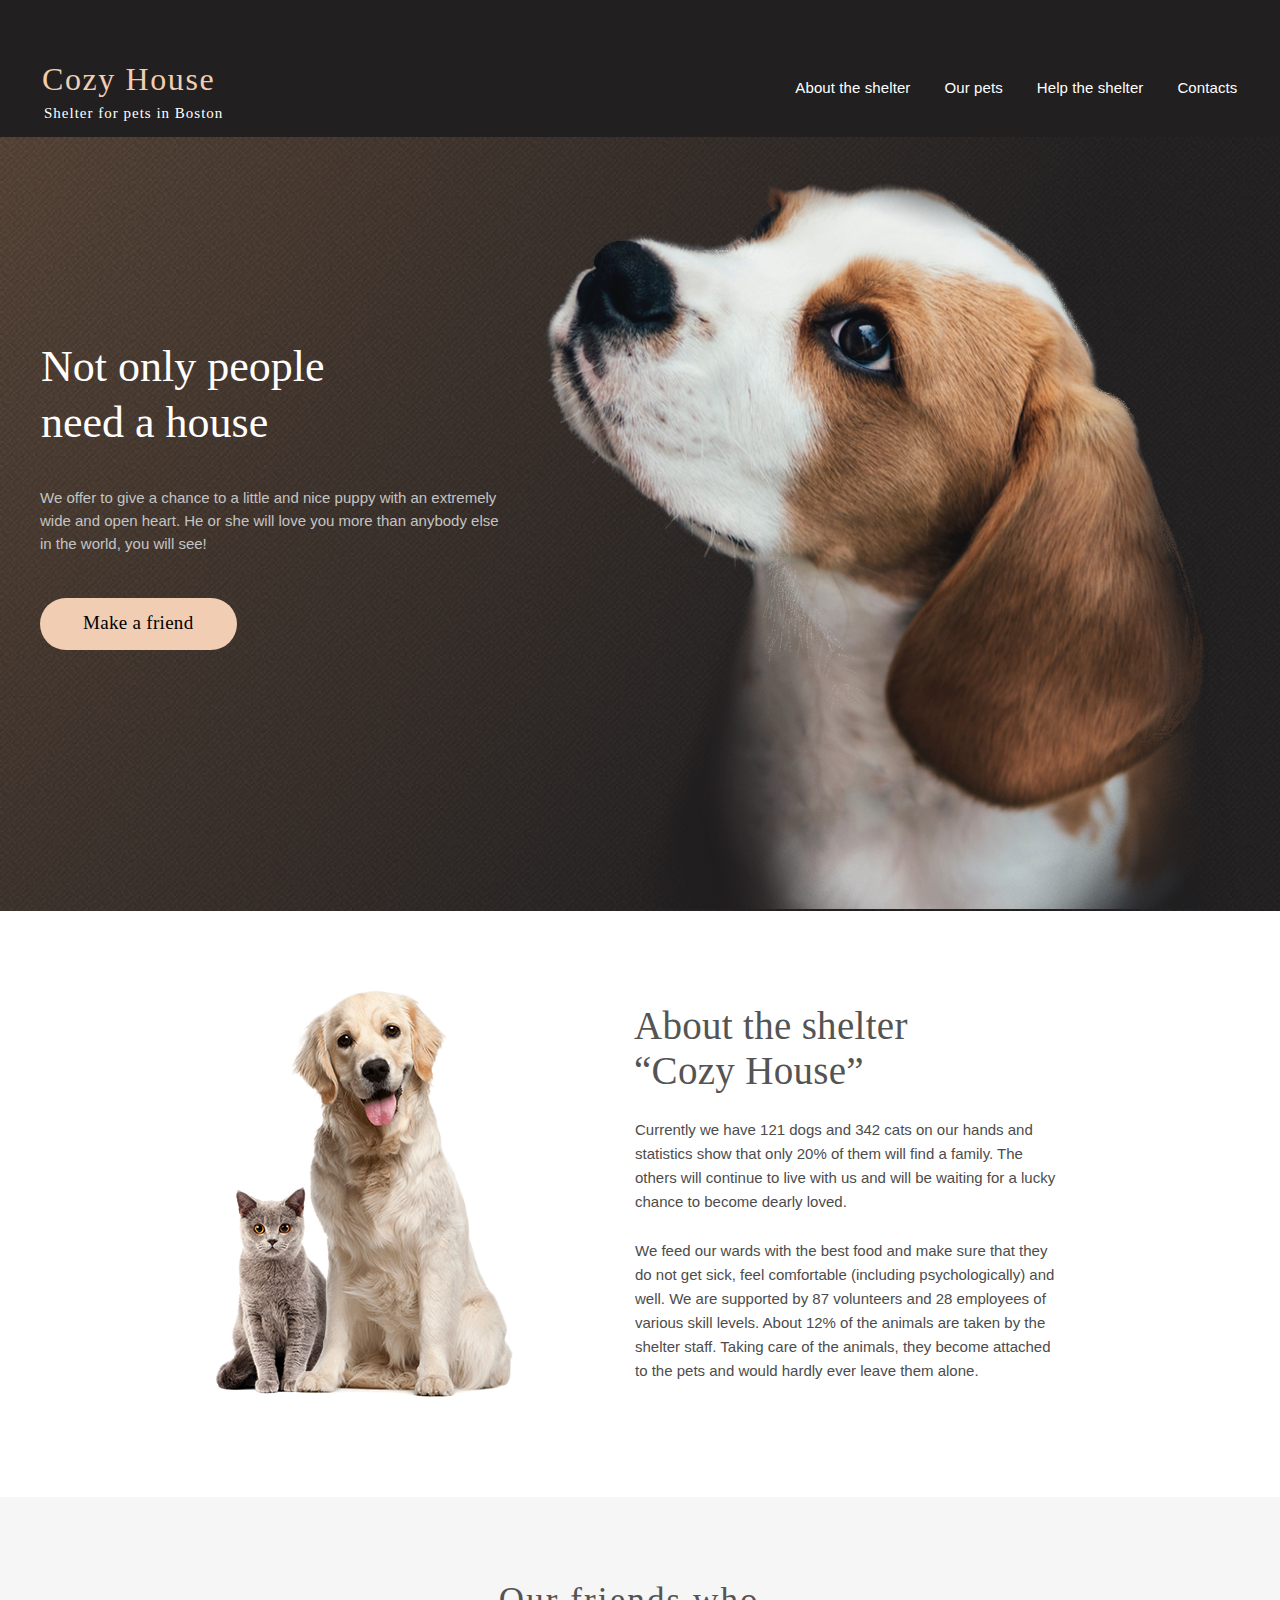
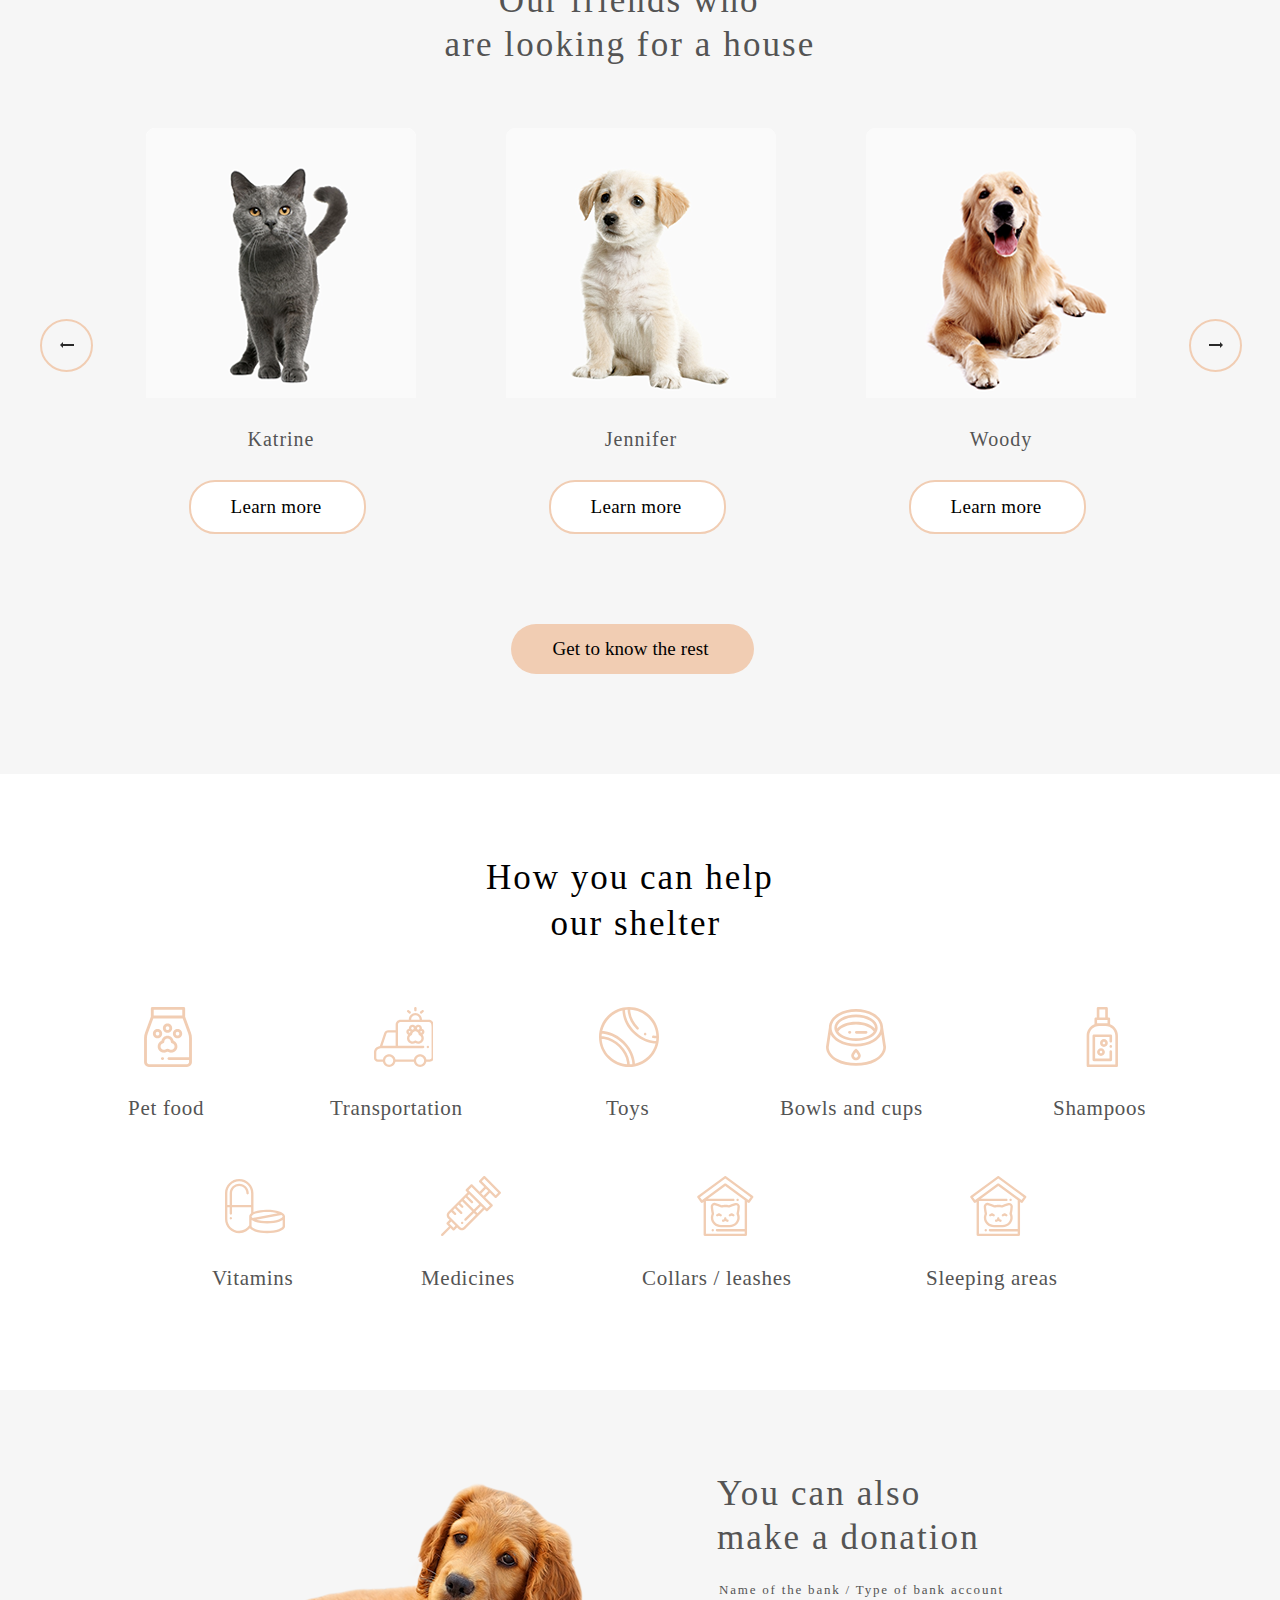
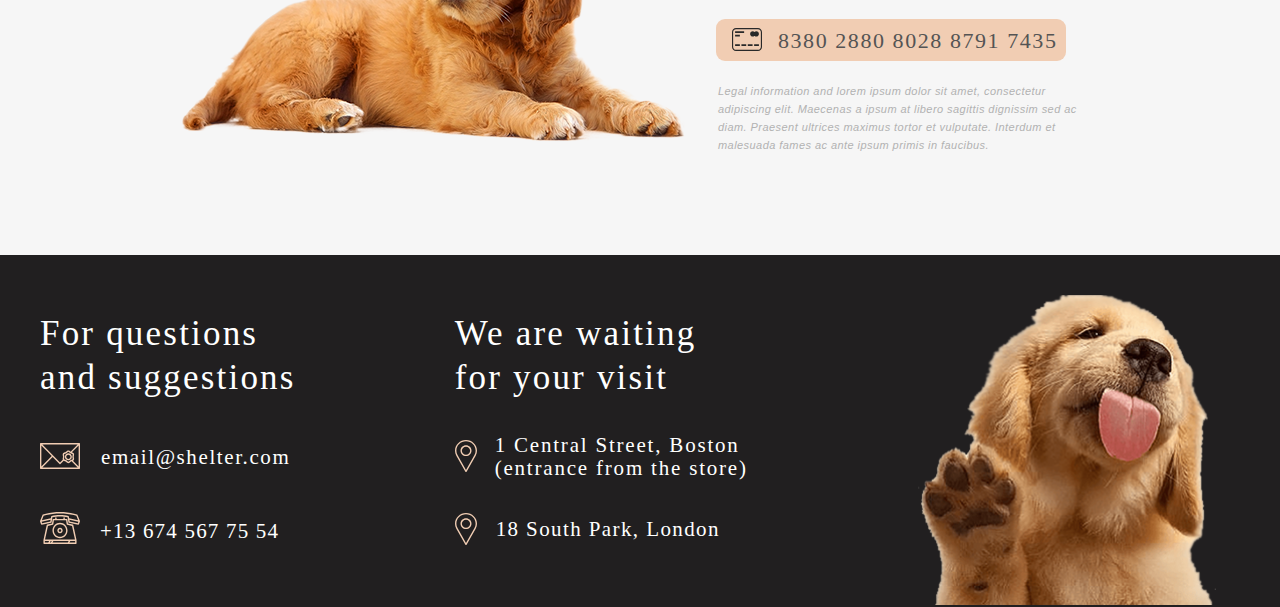
<file: index.html>
<!DOCTYPE html>
<html lang="en">
<device-width>
    <meta charset="UTF-8">
    <meta name="viewport" content="width=<device-width>, initial-scale=1.0">
    <title>Document</title>
    <link rel="stylesheet" href="style.css">
    <link rel="icon" href="assets/donation-dog.png" type="image/png">
</device-width>
<body>
    <div class="background">
        <header class="header">
            <div class="wrapper header__wrapper">
                <div class="logo">
                    <h2>Cozy House</h2>
                    <p>Shelter for pets in Boston</p>
                </div>
                <nav class="header__navigation">
                    <ul>
                        <li><a href="">About the shelter</a></li>
                        <li><a href="Pets/index.html">Our pets</a></li>
                        <li><a href="">Help the shelter</a></li>
                        <li><a href="">Contacts</a></li>
                    </ul>
                </nav>
            </div>
        </header>
        <section class="need">
            <div class="wrapper need__wrapper">
                <div class="need__content">
                    <h1>Not only people <br>need a house</h1>
                    <p>We offer to give a chance to a little and nice puppy with an extremely<br> wide and open heart. He or she will love you more than anybody else<br> in the world, you will see!</p>
                    <div class="need__button">
                        <button>Make a friend</button>
                    </div>
                </div>
                <div class="need__picture">
                    <img src="assets/need_puppy.png" alt="WHAAAAAAAAAAAAAAAAAAAAAAAAAAAAAAAAAAAT">
                </div>
            </div>
        </section>
    </div>
    <section class="about">
        <div class="wrapper about__wrapper">
            <div class="about__picture">
                <img src="assets\about_pets.png" alt="">
            </div>
            <div class="about__content">
                <h3>About the shelter<br> “Cozy House”</h3>
                <p>Currently we have 121 dogs and 342 cats on our hands and<br> statistics show that only 20% of them will find a family. The<br> others will continue to live with us and will be waiting for a lucky<br> chance to become dearly loved.</p>
                <p>We feed our wards with the best food and make sure that they<br> do not get sick, feel comfortable (including psychologically) and<br> well. We are supported by 87 volunteers and 28 employees of<br> various skill levels. About 12% of the animals are taken by the<br> shelter staff. Taking care of the animals, they become attached<br> to the pets and would hardly ever leave them alone.</p>
            </div>
        </div>
    </section>
    <section class="looking-house">
        <div class="wrapper looking-house__wrapper">
            <h3>&#160&#160&#160&#160&#160Our friends who<br>are looking for a house</h3>
            <div class="looking-house__menu">
                <div class="arrows arrow__left">
                    <img src="assets/Arrow-left.png" alt="">
                </div>
                <div class="friends">
                    <div class="friend">
                        <img src="assets/friend_Katrina.png" alt="">
                        <p>Katrine</p>
                        <div>
                            <button>Learn more</button>
                        </div>
                    </div>
                    <div class="friend">
                        <img src="assets/friend_Jennifer.png" alt="">
                        <p>Jennifer</p>
                        <button>Learn more</button>
                    </div>
                    <div class="friend">
                        <img src="assets/friend_Woody.png" alt="">
                        <p>Woody</p>
                        <button>Learn more</button>
                    </div>
                </div>
                <div class="arrows arrow__right">
                    <img src="assets/Arrow-right.png" alt="">
                </div>
            </div>
            <div class="get-to-know-button">
                <button>Get to know the rest</button>
            </div>
        </div>
    </section>
    <section class="help">
        <div class="wrapper help__wrapper">
            <h3>How you can help<br>&#160&#160&#160&#160&#160&#160our shelter</h3>
            <div class="help__tools">
                <div class="tool">
                    <div class="tool__icon">
                        <span class="pet-food"></span>
                    </div>
                    <h4>Pet food</h4>
                </div>
                <div class="tool">
                    <div class="tool__icon">
                        <span class="transportaion"></span>
                    </div>
                    <h4>Transportation</h4>
                </div>
                <div class="tool">
                    <div class="tool__icon">
                        <span class="toys"></span>
                    </div>
                    <h4>Toys</h4>
                </div>
                <div class="tool">
                    <div class="tool__icon">
                        <span class="bowls-cups"></span>
                    </div>
                    <h4>Bowls and cups</h4>
                </div>
                <div class="tool">
                    <div class="tool__icon">
                        <span class="shampoos"></span>
                    </div>
                    <h4>Shampoos</h4>
                </div>
                <div class="tool">
                    <div class="tool__icon">
                        <span class="vitamins"></span>
                    </div>
                    <h4>Vitamins</h4>
                </div>
                <div class="tool">
                    <div class="tool__icon">
                        <span class="medicines"></span>
                    </div>
                    <h4>Medicines</h4>
                </div>
                <div class="tool">
                    <div class="tool__icon">
                        <span class="collars"></span>
                    </div>
                    <h4>Collars / leashes</h4>
                </div>
                <div class="tool">
                    <div class="tool__icon">
                        <span class="sleeping"></span>
                    </div>
                    <h4>Sleeping areas</h4>
                </div>
            </div>
        </div>
    </section>
    <section class="donation">
        <div class="wrapper donation__wrapper">
            <div class="donation__picture">
                <img src="assets/donation-dog.png" alt="">
            </div>
            <div class="donation__content">
                <h3>You can also<br> make a donation</h3>
                <h5>Name of the bank / Type of bank account</h5>
                <div class="donation__card">
                    <a href="">
                        <span class="credit-card"></span>
                        <p>8380 2880 8028 8791 7435</p>
                    </a>
                </div>
                <p class="lorem">Legal information and lorem ipsum dolor sit amet, consectetur<br> adipiscing elit. Maecenas a ipsum at libero sagittis dignissim sed ac<br> diam. Praesent ultrices maximus tortor et vulputate. Interdum et<br> malesuada fames ac ante ipsum primis in faucibus.</p>
            </div>
        </div>
    </section>
    <footer class="footer">
        <div class="wrapper footer__wrapper">
            <div class="footer__content">
                <div class="content__questions">
                    <h3>For questions<br> and suggestions</h3>
                    <a href="" class="content__email">
                        <span class="email"></span>
                        <p>email@shelter.com</p>
                    </a>
                    <a href="" class="content__phone">
                        <span class="phone"></span>
                        <p>+13 674 567 75 54</p>
                    </a>
                </div>
                <div class="content__address">
                    <h3>We are waiting<br> for your visit</h3>
                    <a href="" class="address__1">
                        <span class="location"></span>
                        <p>1 Central Street, Boston<br> (entrance from the store)</p>
                    </a>
                    <a href="" class="address__2">
                        <span class="location"></span>
                        <p>18 South Park, London</p>
                    </a>
                </div>
            </div>
            <div class="footer__picture">
                <img src="assets/footer-puppy.png" alt="">
            </div>
        </div>
    </footer>
</body>
</html>
</file>
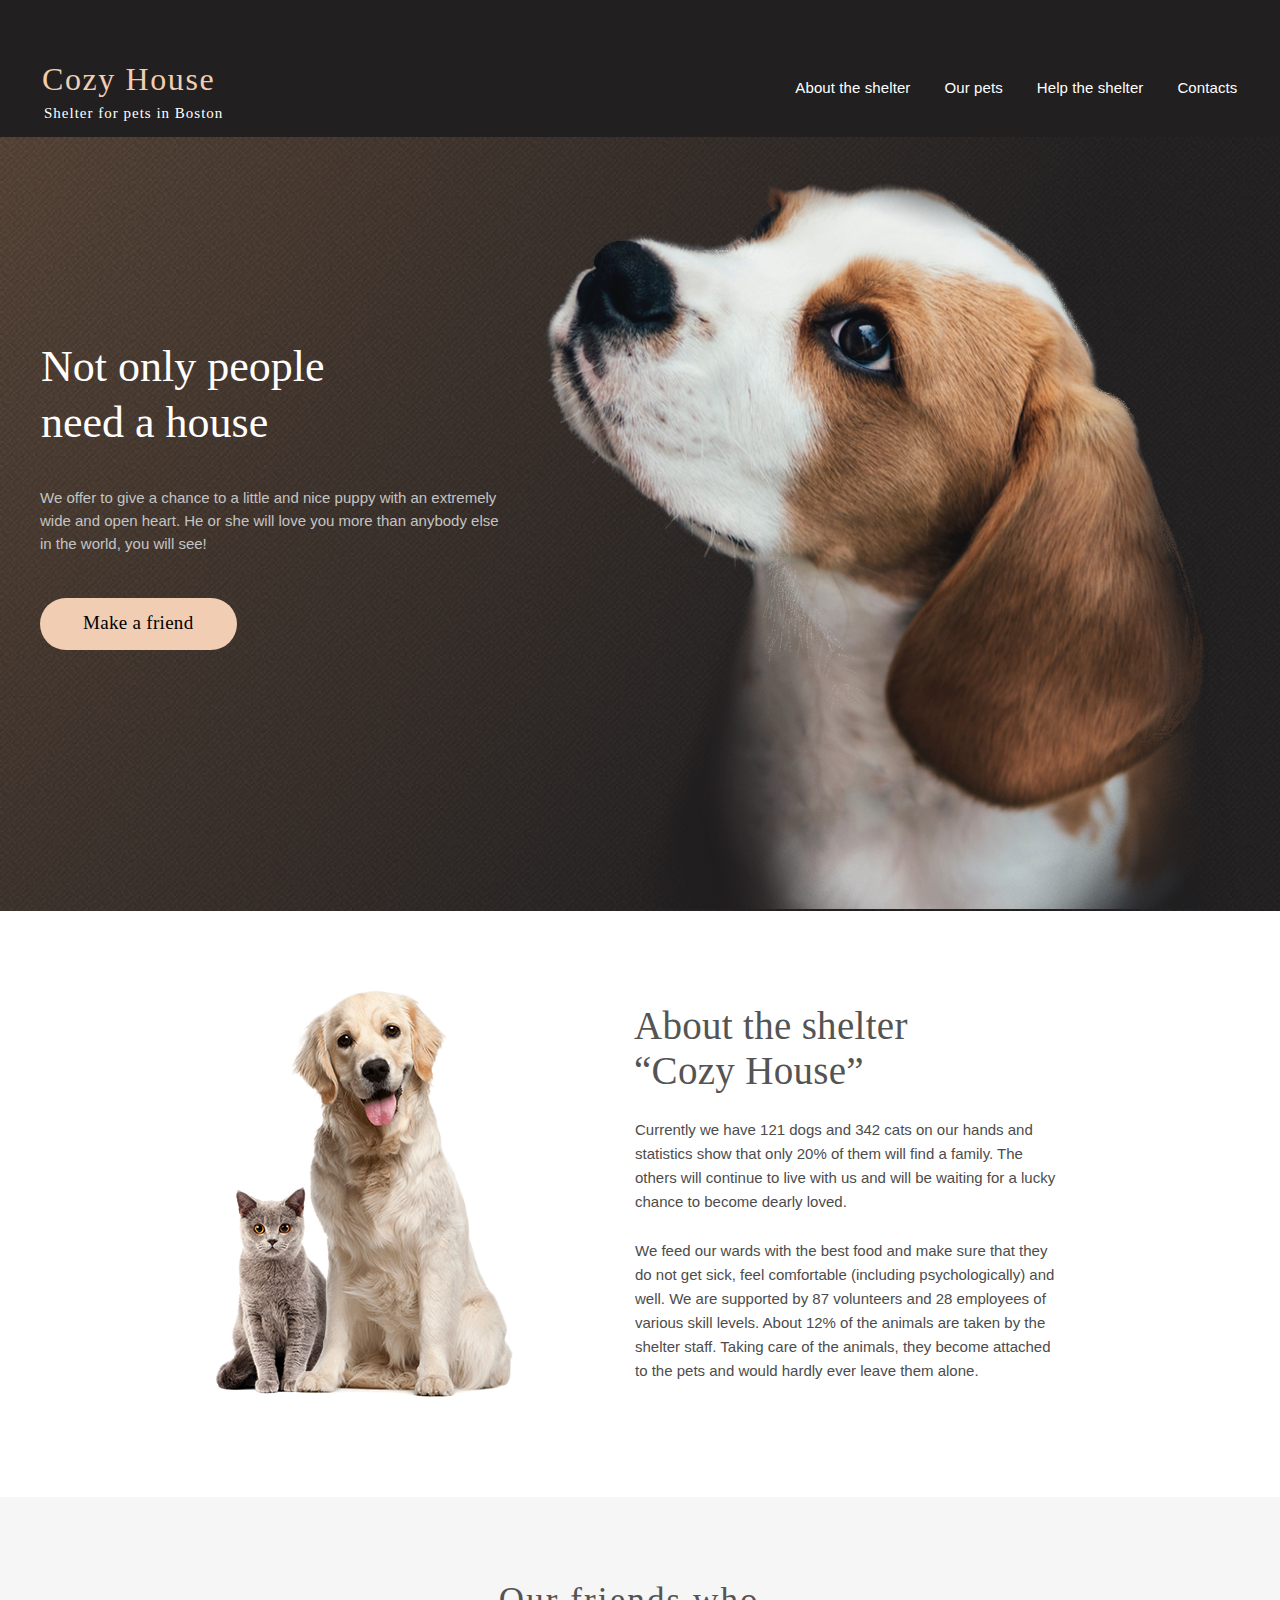
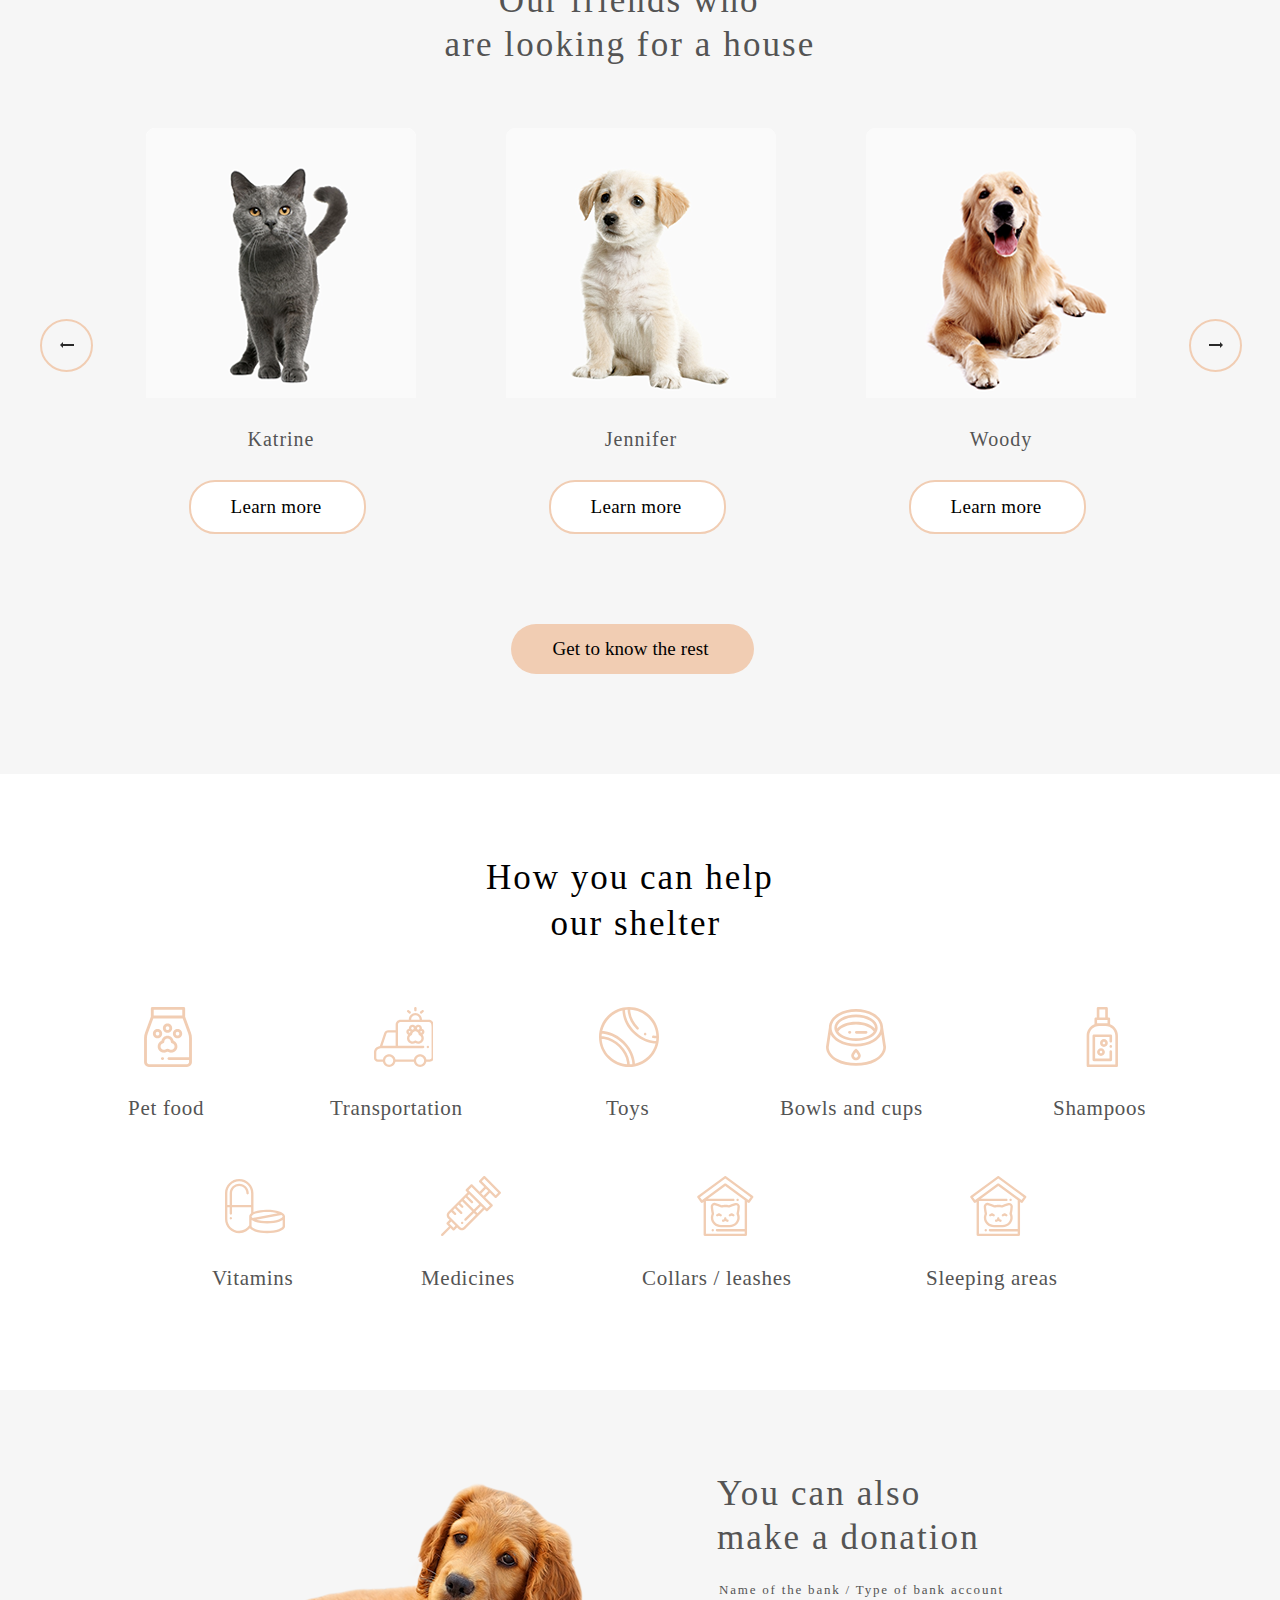
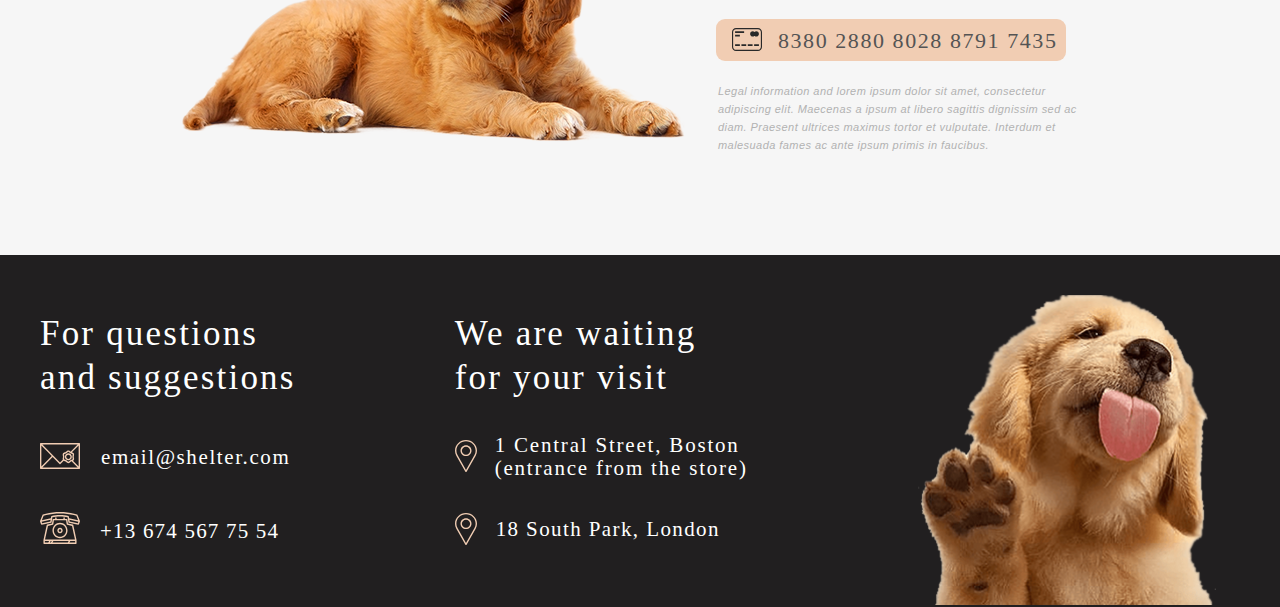
<file: docs/index.html>
<!DOCTYPE html>
<html lang="en">
<device-width>
    <meta charset="UTF-8">
    <meta name="viewport" content="width=<device-width>, initial-scale=1.0">
    <title>Document</title>
    <link rel="stylesheet" href="../docs/style.css">
    <link rel="icon" href="../assets/donation-dog.png" type="image/png">
</device-width>
<body>
    <div class="background">
        <header class="header">
            <div class="wrapper header__wrapper">
                <div class="logo">
                    <h2>Cozy House</h2>
                    <p>Shelter for pets in Boston</p>
                </div>
                <nav class="header__navigation">
                    <ul>
                        <li><a href="">About the shelter</a></li>
                        <li><a href="../pets/index.html">Our pets</a></li>
                        <li><a href="">Help the shelter</a></li>
                        <li><a href="">Contacts</a></li>
                    </ul>
                </nav>
            </div>
        </header>
        <section class="need">
            <div class="wrapper need__wrapper">
                <div class="need__content">
                    <h1>Not only people <br>need a house</h1>
                    <p>We offer to give a chance to a little and nice puppy with an extremely<br> wide and open heart. He or she will love you more than anybody else<br> in the world, you will see!</p>
                    <div class="need__button">
                        <button>Make a friend</button>
                    </div>
                </div>
                <div class="need__picture">
                    <img src="../assets/need_puppy.png" alt="WHAAAAAAAAAAAAAAAAAAAAAAAAAAAAAAAAAAAT">
                </div>
            </div>
        </section>
    </div>
    <section class="about">
        <div class="wrapper about__wrapper">
            <div class="about__picture">
                <img src="../assets\about_pets.png" alt="">
            </div>
            <div class="about__content">
                <h3>About the shelter<br> “Cozy House”</h3>
                <p>Currently we have 121 dogs and 342 cats on our hands and<br> statistics show that only 20% of them will find a family. The<br> others will continue to live with us and will be waiting for a lucky<br> chance to become dearly loved.</p>
                <p>We feed our wards with the best food and make sure that they<br> do not get sick, feel comfortable (including psychologically) and<br> well. We are supported by 87 volunteers and 28 employees of<br> various skill levels. About 12% of the animals are taken by the<br> shelter staff. Taking care of the animals, they become attached<br> to the pets and would hardly ever leave them alone.</p>
            </div>
        </div>
    </section>
    <section class="looking-house">
        <div class="wrapper looking-house__wrapper">
            <h3>&#160&#160&#160&#160&#160Our friends who<br>are looking for a house</h3>
            <div class="looking-house__menu">
                <div class="arrows arrow__left">
                    <img src="../assets/Arrow-left.png" alt="">
                </div>
                <div class="friends">
                    <div class="friend">
                        <img src="../assets/friend_Katrina.png" alt="">
                        <p>Katrine</p>
                        <div>
                            <button>Learn more</button>
                        </div>
                    </div>
                    <div class="friend">
                        <img src="../assets/friend_Jennifer.png" alt="">
                        <p>Jennifer</p>
                        <button>Learn more</button>
                    </div>
                    <div class="friend">
                        <img src="../assets/friend_Woody.png" alt="">
                        <p>Woody</p>
                        <button>Learn more</button>
                    </div>
                </div>
                <div class="arrows arrow__right">
                    <img src="../assets/Arrow-right.png" alt="">
                </div>
            </div>
            <div class="get-to-know-button">
                <button>Get to know the rest</button>
            </div>
        </div>
    </section>
    <section class="help">
        <div class="wrapper help__wrapper">
            <h3>How you can help<br>&#160&#160&#160&#160&#160&#160our shelter</h3>
            <div class="help__tools">
                <div class="tool">
                    <div class="tool__icon">
                        <span class="pet-food"></span>
                    </div>
                    <h4>Pet food</h4>
                </div>
                <div class="tool">
                    <div class="tool__icon">
                        <span class="transportaion"></span>
                    </div>
                    <h4>Transportation</h4>
                </div>
                <div class="tool">
                    <div class="tool__icon">
                        <span class="toys"></span>
                    </div>
                    <h4>Toys</h4>
                </div>
                <div class="tool">
                    <div class="tool__icon">
                        <span class="bowls-cups"></span>
                    </div>
                    <h4>Bowls and cups</h4>
                </div>
                <div class="tool">
                    <div class="tool__icon">
                        <span class="shampoos"></span>
                    </div>
                    <h4>Shampoos</h4>
                </div>
                <div class="tool">
                    <div class="tool__icon">
                        <span class="vitamins"></span>
                    </div>
                    <h4>Vitamins</h4>
                </div>
                <div class="tool">
                    <div class="tool__icon">
                        <span class="medicines"></span>
                    </div>
                    <h4>Medicines</h4>
                </div>
                <div class="tool">
                    <div class="tool__icon">
                        <span class="collars"></span>
                    </div>
                    <h4>Collars / leashes</h4>
                </div>
                <div class="tool">
                    <div class="tool__icon">
                        <span class="sleeping"></span>
                    </div>
                    <h4>Sleeping areas</h4>
                </div>
            </div>
        </div>
    </section>
    <section class="donation">
        <div class="wrapper donation__wrapper">
            <div class="donation__picture">
                <img src="../assets/donation-dog.png" alt="">
            </div>
            <div class="donation__content">
                <h3>You can also<br> make a donation</h3>
                <h5>Name of the bank / Type of bank account</h5>
                <div class="donation__card">
                    <a href="">
                        <span class="credit-card"></span>
                        <p>8380 2880 8028 8791 7435</p>
                    </a>
                </div>
                <p class="lorem">Legal information and lorem ipsum dolor sit amet, consectetur<br> adipiscing elit. Maecenas a ipsum at libero sagittis dignissim sed ac<br> diam. Praesent ultrices maximus tortor et vulputate. Interdum et<br> malesuada fames ac ante ipsum primis in faucibus.</p>
            </div>
        </div>
    </section>
    <footer class="footer">
        <div class="wrapper footer__wrapper">
            <div class="footer__content">
                <div class="content__questions">
                    <h3>For questions<br> and suggestions</h3>
                    <a href="" class="content__email">
                        <span class="email"></span>
                        <p>email@shelter.com</p>
                    </a>
                    <a href="" class="content__phone">
                        <span class="phone"></span>
                        <p>+13 674 567 75 54</p>
                    </a>
                </div>
                <div class="content__address">
                    <h3>We are waiting<br> for your visit</h3>
                    <a href="" class="address__1">
                        <span class="location"></span>
                        <p>1 Central Street, Boston<br> (entrance from the store)</p>
                    </a>
                    <a href="" class="address__2">
                        <span class="location"></span>
                        <p>18 South Park, London</p>
                    </a>
                </div>
            </div>
            <div class="footer__picture">
                <img src="../assets/footer-puppy.png" alt="">
            </div>
        </div>
    </footer>
</body>
</html>
</file>
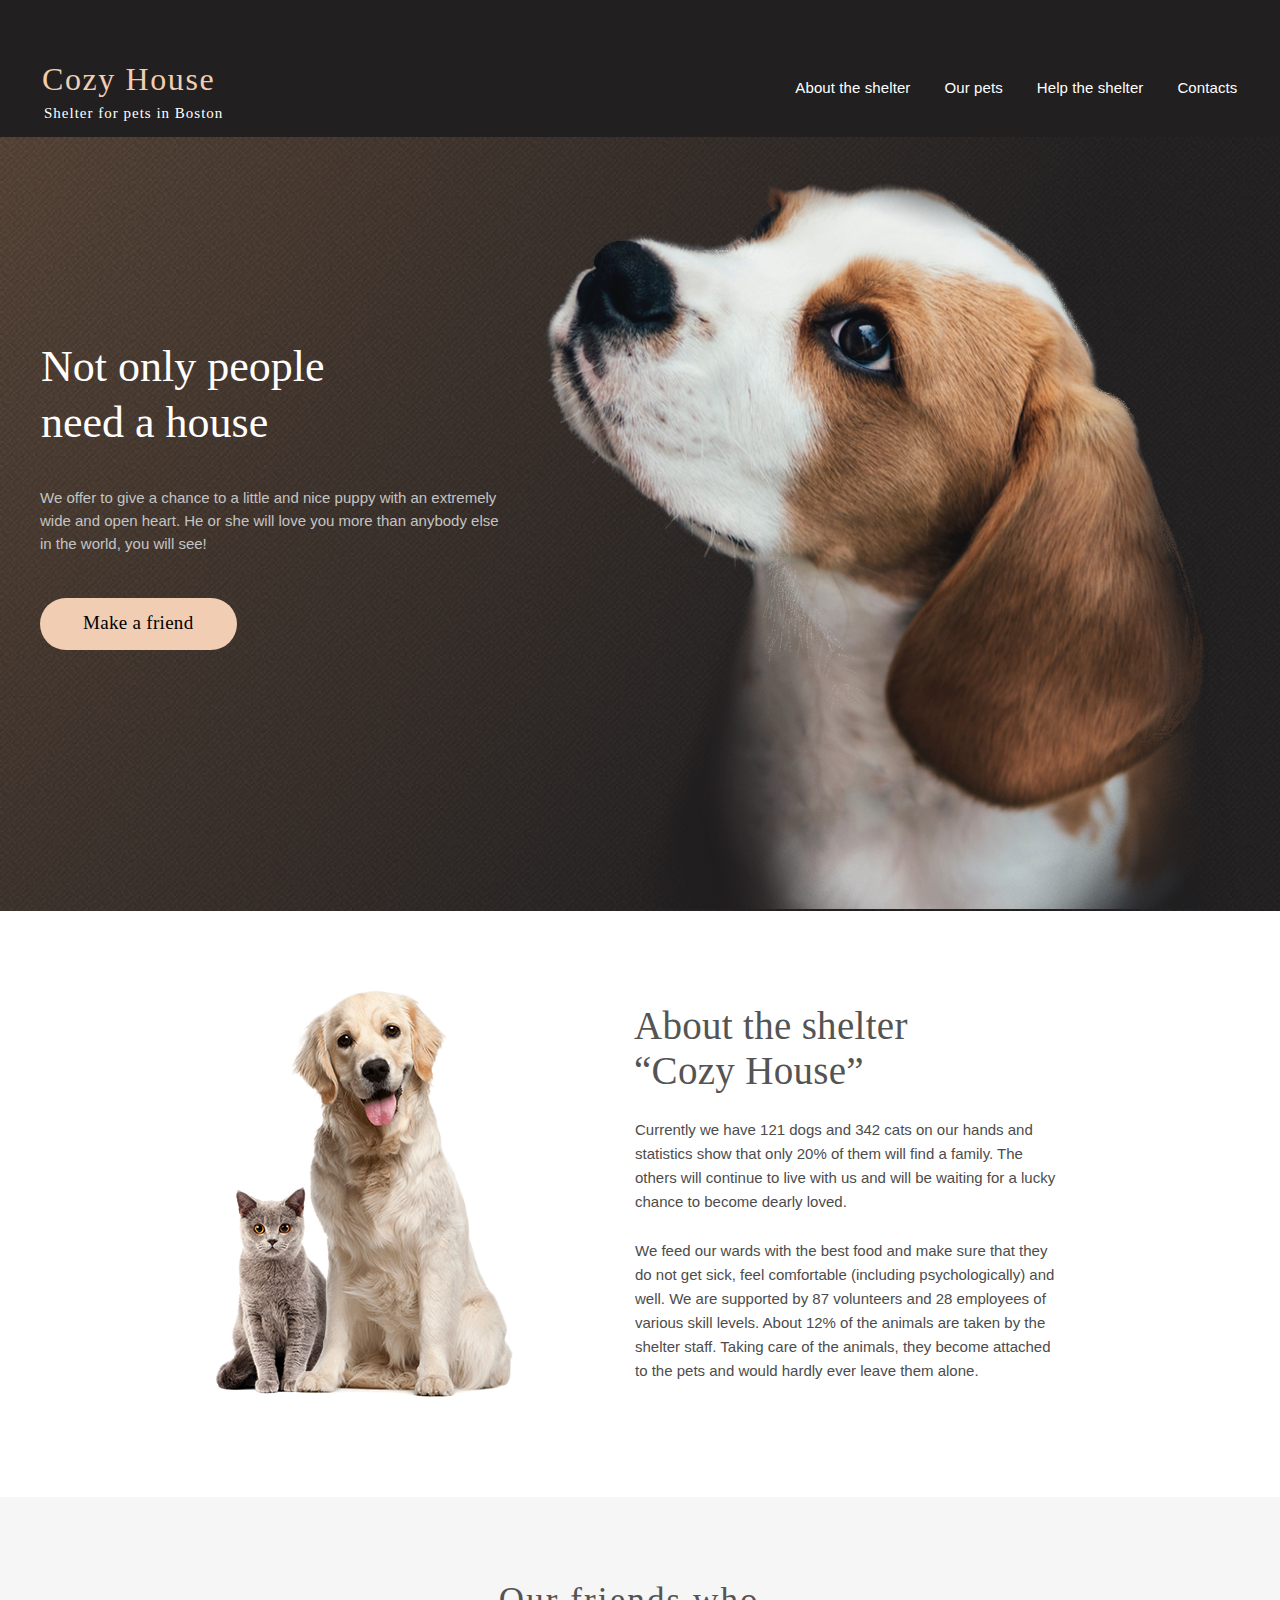
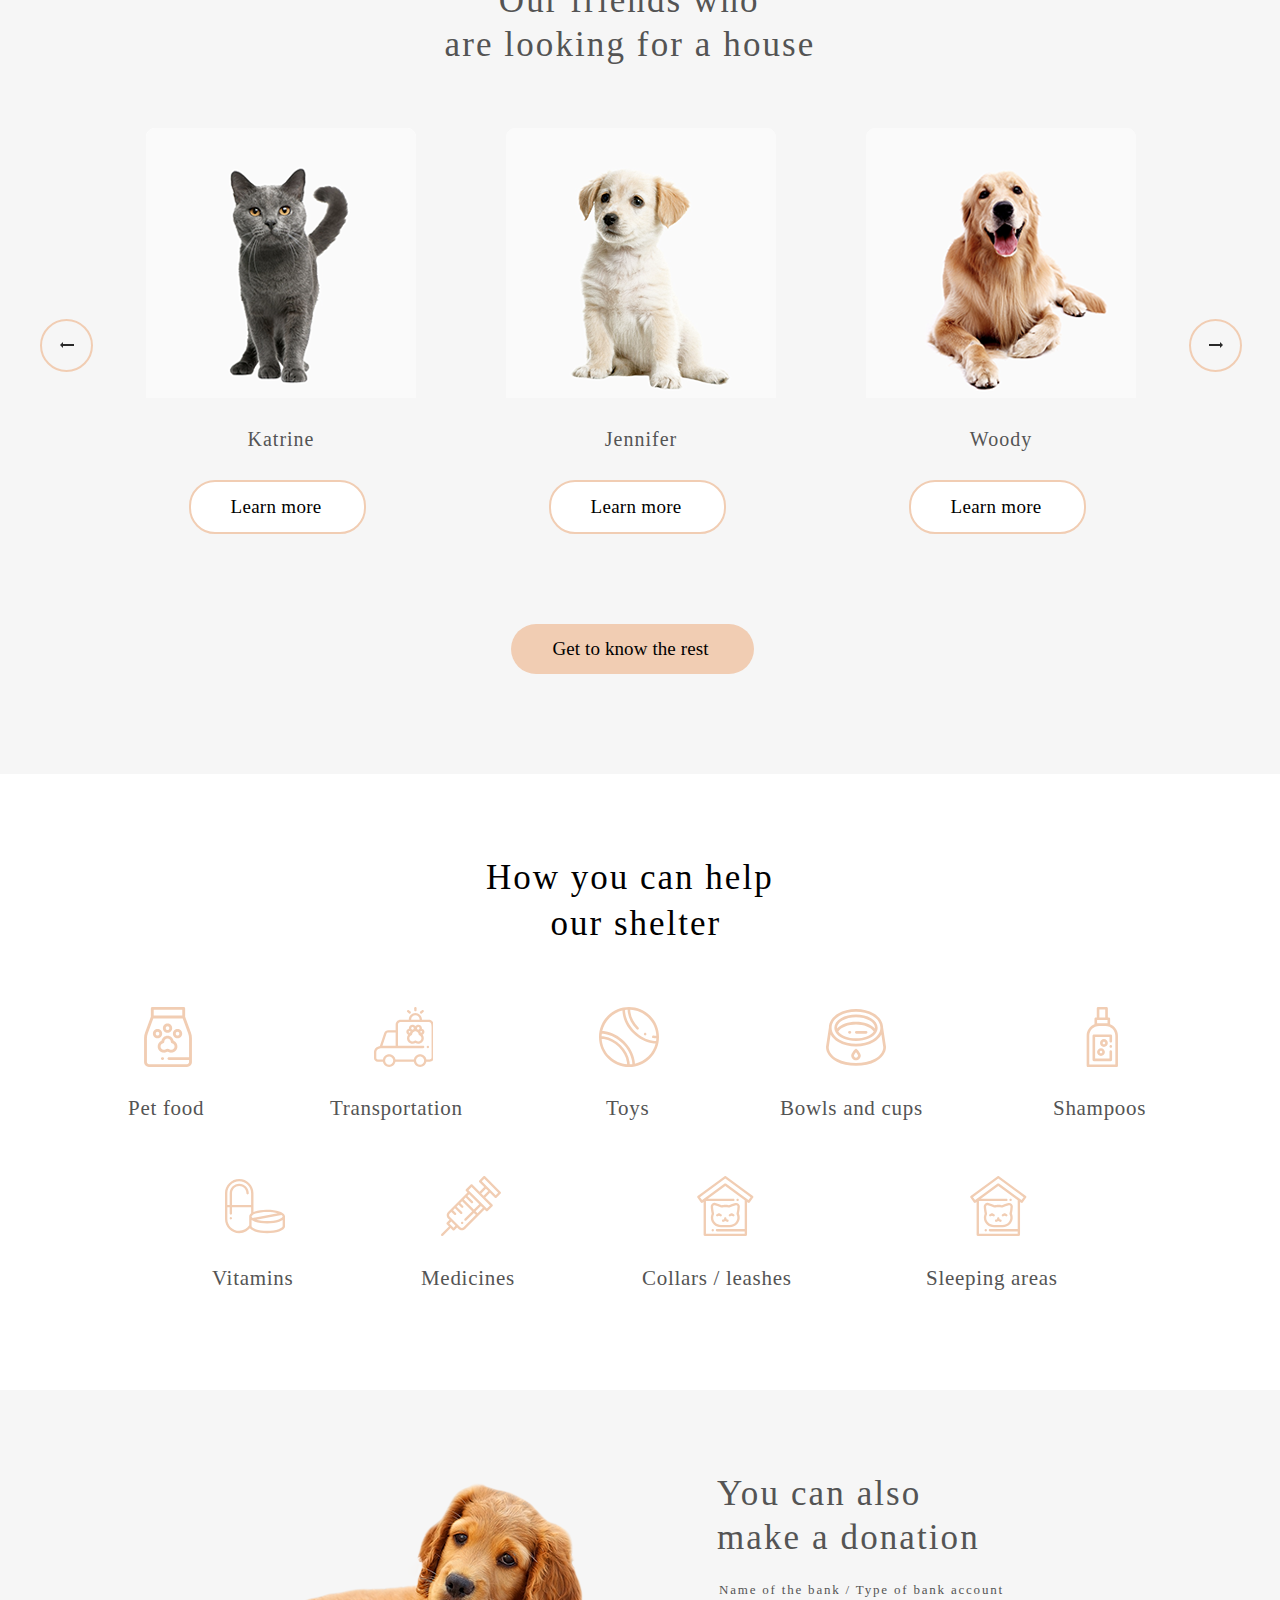
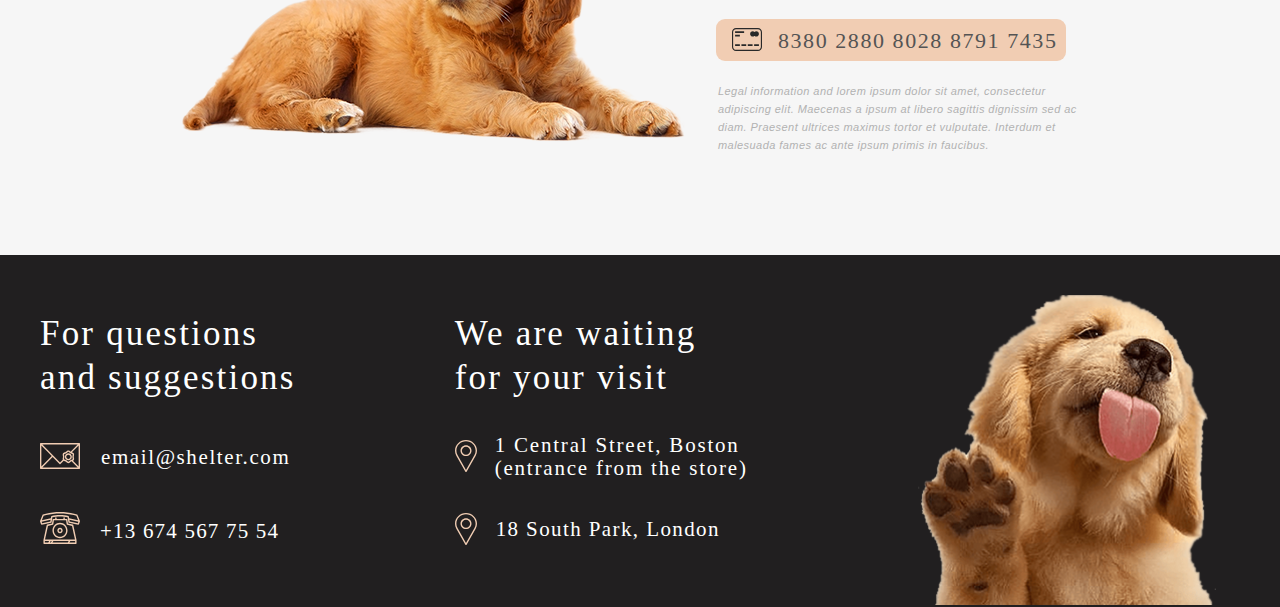
<file: Main/index.html>
<!DOCTYPE html>
<html lang="en">
<device-width>
    <meta charset="UTF-8">
    <meta name="viewport" content="width=<device-width>, initial-scale=1.0">
    <title>Document</title>
    <link rel="stylesheet" href="../Main/style.css">
    <link rel="icon" href="../assets/donation-dog.png" type="image/png">
</device-width>
<body>
    <div class="background">
        <header class="header">
            <div class="wrapper header__wrapper">
                <div class="logo">
                    <h2>Cozy House</h2>
                    <p>Shelter for pets in Boston</p>
                </div>
                <nav class="header__navigation">
                    <ul>
                        <li><a href="">About the shelter</a></li>
                        <li><a href="../pets/index.html">Our pets</a></li>
                        <li><a href="">Help the shelter</a></li>
                        <li><a href="">Contacts</a></li>
                    </ul>
                </nav>
            </div>
        </header>
        <section class="need">
            <div class="wrapper need__wrapper">
                <div class="need__content">
                    <h1>Not only people <br>need a house</h1>
                    <p>We offer to give a chance to a little and nice puppy with an extremely<br> wide and open heart. He or she will love you more than anybody else<br> in the world, you will see!</p>
                    <div class="need__button">
                        <button>Make a friend</button>
                    </div>
                </div>
                <div class="need__picture">
                    <img src="../assets/need_puppy.png" alt="WHAAAAAAAAAAAAAAAAAAAAAAAAAAAAAAAAAAAT">
                </div>
            </div>
        </section>
    </div>
    <section class="about">
        <div class="wrapper about__wrapper">
            <div class="about__picture">
                <img src="../assets\about_pets.png" alt="">
            </div>
            <div class="about__content">
                <h3>About the shelter<br> “Cozy House”</h3>
                <p>Currently we have 121 dogs and 342 cats on our hands and<br> statistics show that only 20% of them will find a family. The<br> others will continue to live with us and will be waiting for a lucky<br> chance to become dearly loved.</p>
                <p>We feed our wards with the best food and make sure that they<br> do not get sick, feel comfortable (including psychologically) and<br> well. We are supported by 87 volunteers and 28 employees of<br> various skill levels. About 12% of the animals are taken by the<br> shelter staff. Taking care of the animals, they become attached<br> to the pets and would hardly ever leave them alone.</p>
            </div>
        </div>
    </section>
    <section class="looking-house">
        <div class="wrapper looking-house__wrapper">
            <h3>&#160&#160&#160&#160&#160Our friends who<br>are looking for a house</h3>
            <div class="looking-house__menu">
                <div class="arrows arrow__left">
                    <img src="../assets/Arrow-left.png" alt="">
                </div>
                <div class="friends">
                    <div class="friend">
                        <img src="../assets/friend_Katrina.png" alt="">
                        <p>Katrine</p>
                        <div>
                            <button>Learn more</button>
                        </div>
                    </div>
                    <div class="friend">
                        <img src="../assets/friend_Jennifer.png" alt="">
                        <p>Jennifer</p>
                        <button>Learn more</button>
                    </div>
                    <div class="friend">
                        <img src="../assets/friend_Woody.png" alt="">
                        <p>Woody</p>
                        <button>Learn more</button>
                    </div>
                </div>
                <div class="arrows arrow__right">
                    <img src="../assets/Arrow-right.png" alt="">
                </div>
            </div>
            <div class="get-to-know-button">
                <button>Get to know the rest</button>
            </div>
        </div>
    </section>
    <section class="help">
        <div class="wrapper help__wrapper">
            <h3>How you can help<br>&#160&#160&#160&#160&#160&#160our shelter</h3>
            <div class="help__tools">
                <div class="tool">
                    <div class="tool__icon">
                        <span class="pet-food"></span>
                    </div>
                    <h4>Pet food</h4>
                </div>
                <div class="tool">
                    <div class="tool__icon">
                        <span class="transportaion"></span>
                    </div>
                    <h4>Transportation</h4>
                </div>
                <div class="tool">
                    <div class="tool__icon">
                        <span class="toys"></span>
                    </div>
                    <h4>Toys</h4>
                </div>
                <div class="tool">
                    <div class="tool__icon">
                        <span class="bowls-cups"></span>
                    </div>
                    <h4>Bowls and cups</h4>
                </div>
                <div class="tool">
                    <div class="tool__icon">
                        <span class="shampoos"></span>
                    </div>
                    <h4>Shampoos</h4>
                </div>
                <div class="tool">
                    <div class="tool__icon">
                        <span class="vitamins"></span>
                    </div>
                    <h4>Vitamins</h4>
                </div>
                <div class="tool">
                    <div class="tool__icon">
                        <span class="medicines"></span>
                    </div>
                    <h4>Medicines</h4>
                </div>
                <div class="tool">
                    <div class="tool__icon">
                        <span class="collars"></span>
                    </div>
                    <h4>Collars / leashes</h4>
                </div>
                <div class="tool">
                    <div class="tool__icon">
                        <span class="sleeping"></span>
                    </div>
                    <h4>Sleeping areas</h4>
                </div>
            </div>
        </div>
    </section>
    <section class="donation">
        <div class="wrapper donation__wrapper">
            <div class="donation__picture">
                <img src="../assets/donation-dog.png" alt="">
            </div>
            <div class="donation__content">
                <h3>You can also<br> make a donation</h3>
                <h5>Name of the bank / Type of bank account</h5>
                <div class="donation__card">
                    <a href="">
                        <span class="credit-card"></span>
                        <p>8380 2880 8028 8791 7435</p>
                    </a>
                </div>
                <p class="lorem">Legal information and lorem ipsum dolor sit amet, consectetur<br> adipiscing elit. Maecenas a ipsum at libero sagittis dignissim sed ac<br> diam. Praesent ultrices maximus tortor et vulputate. Interdum et<br> malesuada fames ac ante ipsum primis in faucibus.</p>
            </div>
        </div>
    </section>
    <footer class="footer">
        <div class="wrapper footer__wrapper">
            <div class="footer__content">
                <div class="content__questions">
                    <h3>For questions<br> and suggestions</h3>
                    <a href="" class="content__email">
                        <span class="email"></span>
                        <p>email@shelter.com</p>
                    </a>
                    <a href="" class="content__phone">
                        <span class="phone"></span>
                        <p>+13 674 567 75 54</p>
                    </a>
                </div>
                <div class="content__address">
                    <h3>We are waiting<br> for your visit</h3>
                    <a href="" class="address__1">
                        <span class="location"></span>
                        <p>1 Central Street, Boston<br> (entrance from the store)</p>
                    </a>
                    <a href="" class="address__2">
                        <span class="location"></span>
                        <p>18 South Park, London</p>
                    </a>
                </div>
            </div>
            <div class="footer__picture">
                <img src="../assets/footer-puppy.png" alt="">
            </div>
        </div>
    </footer>
</body>
</html>
</file>
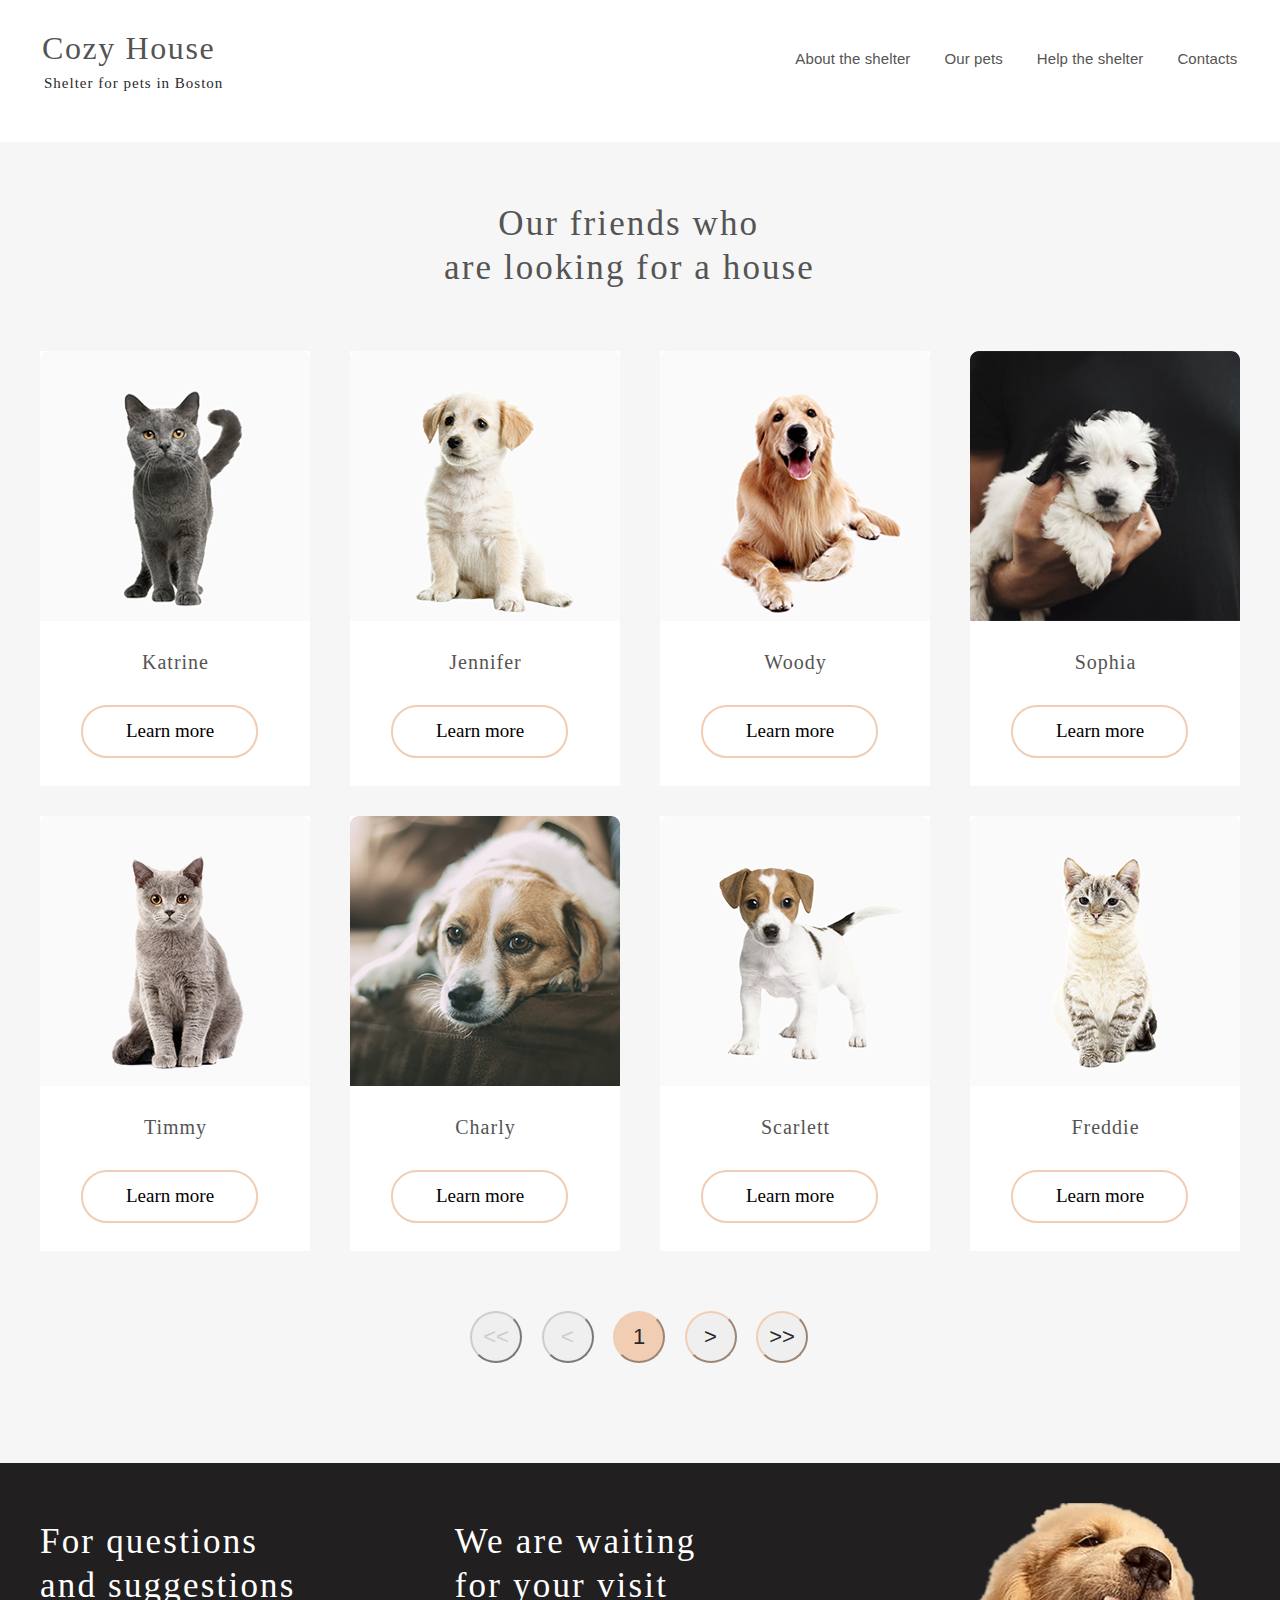
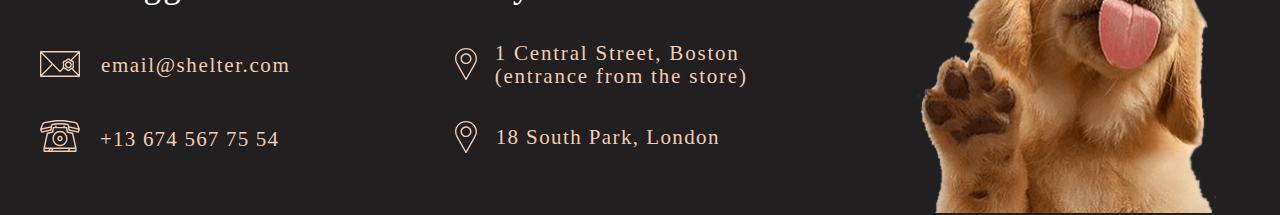
<file: Pets/index.html>
<!DOCTYPE html>
<html lang="en">
<head>
    <meta charset="UTF-8">
    <meta name="viewport" content="width=device-width, initial-scale=1.0">
    <title>Our pets</title>
    <link rel="stylesheet" href="../Pets/style.css">
</head>
<body>
    <header class="header">
        <div class="wrapper header__wrapper">
            <div class="logo">
                <h2>Cozy House</h2>
                <p>Shelter for pets in Boston</p>
            </div>
            <nav class="header__navigation">
                <ul>
                    <li><a href="..//index.html">About the shelter</a></li>
                    <li><a href="">Our pets</a></li>
                    <li><a href="">Help the shelter</a></li>
                    <li><a href="">Contacts</a></li>
                </ul>
            </nav>
        </div>
    </header>
    <section class="looking-house">
        <div class="wrapper looking-house__wrapper">
            <h3>&#160&#160&#160&#160&#160Our friends who<br>are looking for a house</h3>
            <div class="friends">
                <div class="friend">
                    <img src="../assets/pets-katrine.png" alt="">
                    <h5>Katrine</h5>
                    <button>Learn more</button>
                </div>
                <div class="friend">
                    <img src="../assets/pets-jennifer.png" alt="">
                    <h5>Jennifer</h5>
                    <button>Learn more</button>
                </div>
                <div class="friend">
                    <img src="../assets/pets-woody.png" alt="">
                    <h5>Woody</h5>
                    <button>Learn more</button>
                </div>
                <div class="friend">
                    <img src="../assets/pets-sophia.png" alt="">
                    <h5>Sophia</h5>
                    <button>Learn more</button>
                </div>
                <div class="friend">
                    <img src="../assets/pets-timmy.png" alt="">
                    <h5>Timmy</h5>
                    <button>Learn more</button>
                </div>
                <div class="friend">
                    <img src="../assets/pets-charly.png" alt="">
                    <h5>Charly</h5>
                    <button>Learn more</button>
                </div>
                <div class="friend">
                    <img src="../assets/pets-scarlet.png" alt="">
                    <h5>Scarlett</h5>
                    <button>Learn more</button>
                </div>
                <div class="friend">
                    <img src="../assets/pets-freddie.png" alt="">
                    <h5>Freddie</h5>
                    <button>Learn more</button>
                </div>
            </div>
            <div class="slider">
                <button class="passive-button"><<</button>
                <button class="passive-button"><</button>
                <button class="button-counter">1</button>
                <button class="active-button">></button>
                <button class="active-button">>></button>
            </div>
        </div>
    </section>
    <footer class="footer">
        <div class="wrapper footer__wrapper">
            <div class="footer__content">
                <div class="content__questions">
                    <h3>For questions<br> and suggestions</h3>
                    <a href="" class="content__email">
                        <span class="email"></span>
                        <p>email@shelter.com</p>
                    </a>
                    <a href="" class="content__phone">
                        <span class="phone"></span>
                        <p>+13 674 567 75 54</p>
                    </a>
                </div>
                <div class="content__address">
                    <h3>We are waiting<br> for your visit</h3>
                    <a href="" class="address__1">
                        <span class="location"></span>
                        <p>1 Central Street, Boston<br> (entrance from the store)</p>
                    </a>
                    <a href="" class="address__2">
                        <span class="location"></span>
                        <p>18 South Park, London</p>
                    </a>
                </div>
            </div>
            <div class="footer__picture">
                <img src="../assets/footer-puppy.png" alt="">
            </div>
        </div>
    </footer>
</body>
</html>
</file>
<file: style.css>
html{
    font-size: 10px;
}


body{
    margin: 0;
    padding: 0;
}

.wrapper{
    max-width: 1280px;
    margin: auto;
}

button{
    padding: 14px 44px 16px 43px;
    border-radius: 26px;
    font: 19px Georgia, serif;
    letter-spacing: 0.3px;
    background-color:#F1CDB3;
    border: none;
}

a{
    text-decoration: none;
}

.need__wrapper{
    background-image: url(assets/start-screen-gradient-background.png);
}


.header__wrapper{
    display: flex;
    background-color: #211F20;
}


.logo{
    padding-top: 34px;
    padding-left: 42px;
}

.logo h2{
    font: 32px Georgia, serif;
    color: #F1CDB3;
    letter-spacing: 1.6px;
    margin-bottom: 0;
}

.logo p{
    font-size: 15px;
    margin-top: 0;
    padding-top: 7px;
    color: #FFFFFF;
    letter-spacing: 1px;
    padding-left: 2px;
}

.header__navigation ul{
    list-style: none;
    padding-left: 572px;
    display: flex;
}

.header__navigation ul li{
    padding-right: 34px;
    padding-top: 69px;
    font-size: 15px;
    font-family: Arial;
    letter-spacing: 0.1px;
}

.header__navigation ul li a{
    color: white;

}


.need__wrapper{
    display: flex;
}

.need__content h1{
    color: #FFFFFF;
    padding: 173px 0 0 41px;
    font: 44px Georgia,serif;
    line-height: 56px;
}

.need__content p{
    font: 15px Arial;
    padding: 6px 0 0 40px;
    line-height: 23px;
    color: #C4C4C4;
}

.need__button{
    padding: 28px 0 0 40px;
}

.need__picture{
    padding-top: 44px;
    padding-left: 44px;
}

.about__wrapper{
    display: flex;
}

.about__picture{
    padding: 79px 0 0 214px;
}

.about__content{
    padding: 53px 0 99px 120px;
}

.about__content h3{
    font-size: 39px;
    font-weight: 400;
    font: 39px Georgia,serif;
    letter-spacing: 0.3px;
    margin-bottom: 0;
    color: #545454;
}

.about__content p{
    padding: 10px 0 0 1px;
    font: 15px Arial, sans-serif;
    letter-spacing: 0.0px;
    line-height: 24px;
    color: #4C4C4C;
}

.looking-house{
    display: flex;
    background-color: #F6F6F6;
}

.looking-house__wrapper h3{
    font: 35px Georgia, serif;
    padding: 47px 0 0 406px;
    letter-spacing: 2.1px;
    line-height: 44px;
    color: #545454;
}

.looking-house .arrows{
    margin: 217px 0 0 0;
    border: 2px #F1CDB3 solid;
    width: 13px;
    height: 13px;
    padding: 18px;
    border-radius: 50%;
}

.looking-house .arrow__left{
    margin-left: 1px;
}

.looking-house__menu{
    display: flex;
}

.looking-house .friends{
    display: flex;
    width: 1043px;
    padding: 26px 0px 0 53px;
}

.looking-house .friend{
    padding-right: 90px;
}

.looking-house .friend p{
    padding: 8px 0 0 1px;
    font: 20px Georgia, serif;
    letter-spacing: 1px;
    text-align: center;
    color: #545454;
}

.looking-house .friend button{
    margin-top: 9px;
    margin-left: 43px;
    padding: 14px 42px 14px 40px;
    border: 2px solid #F1CDB3;
    border-radius: 26px;
    background-color: white;
    font: 19px Georgia, serif;
}

.looking-house .get-to-know-button{
    padding: 90px 0px 100px 472px;
}

.looking-house .get-to-know-button button{
    padding: 14px 45px 14px 42px;
    border-radius: 26px;
    font: 19px Georgia, serif;
    letter-spacing: 0.1px;
}

.help__wrapper h3{
    font: 35px Georgia, serif;
    padding: 46px 0 0 486px;
    line-height: 46px;
    letter-spacing: 2px;
}


.help__tools{
    display: flex;
    padding: 25px 0 44px 0px;
    flex-wrap: wrap;
    color: #545454;
}


.help__tools .tool{
    width: 161px;
    margin: 0px 15px 27px 62px;
}

.help__tools .tool:nth-child(4){
    margin-left: 60px;
}

.help__tools .tool:nth-child(6){
    margin-left: 180px;
}

.help__tools .tool:nth-child(8){
    margin-left: 40px;
    width: 173px;
}

.help__tools .tool:nth-child(9){
    width: 186px;
}


.help__tools .tool h4{
    font: 21px Georgia, serif;
    padding-left: 66px;
    letter-spacing: 0.7px;
}



.help__tools .tool:nth-child(1) .tool__icon{
    padding-left: 76px;
}

.help__tools .tool:nth-child(1) h4{
    padding-left: 66px;
}

.help__tools .tool:nth-child(2) .tool__icon{
    padding-left: 73px;
}

.help__tools .tool:nth-child(2) h4{
    padding-left: 30px;
}

.help__tools .tool:nth-child(3) .tool__icon{
    padding-left: 61px;
}

.help__tools .tool:nth-child(3) h4{
    padding-left: 68px;
}

.help__tools .tool:nth-child(4) .tool__icon{
    padding-left: 52px;
}

.help__tools .tool:nth-child(4) h4{
    padding-left: 6px;
}

.help__tools .tool:nth-child(5) .tool__icon{
    padding-left: 61px;
}

.help__tools .tool:nth-child(5) h4{
    padding-left: 41px;
}


.help__tools .tool:nth-child(6) .tool__icon{
    padding-left: 45px;
}

.help__tools .tool:nth-child(6) h4{
    padding-left: 32px;
}

.help__tools .tool:nth-child(7) .tool__icon{
    padding-left: 23px;
}

.help__tools .tool:nth-child(7) h4{
    padding-left: 3px;
}

.help__tools .tool:nth-child(8) .tool__icon{
    padding-left: 61px;
}

.help__tools .tool:nth-child(8) h4{
    padding-left: 8px;
}

.help__tools .tool:nth-child(9) .tool__icon{
    padding-left: 84px;
}

.help__tools .tool:nth-child(9) h4{
    padding-left: 42px;
}

.pet-food{
    background-image: url(assets/tool_pet-food.svg);
    height: 60px;
    width: 60px;
    display: inline-block;
}

.transportaion{
    background-image: url(assets/tool_transportaion.svg);
    height: 60px;
    width: 60px;
    display: inline-block;
}

.toys{
    background-image: url(assets/tool_toys.svg);
    height: 60px;
    width: 60px;
    display: inline-block;
}

.bowls-cups{
    background-image: url(assets/tool_bowls-cups.svg);
    height: 60px;
    width: 60px;
    display: inline-block;
}

.shampoos{
    background-image: url(assets/tool_shampoos.svg);
    height: 60px;
    width: 60px;
    display: inline-block;
}

.vitamins{
    background-image: url(assets/tool_vitamins.svg);
    height: 60px;
    width: 60px;
    display: inline-block;
}

.medicines{
    background-image: url(assets/tool_medicines.svg);
    height: 60px;
    width: 60px;
    display: inline-block;
}

.collars{
    background-image: url(assets/tool_sleeping.svg);
    height: 60px;
    width: 60px;
    display: inline-block;
}

.sleeping{
    background-image: url(assets/tool_sleeping.svg);
    height: 60px;
    width: 60px;
    display: inline-block;
}

.donation__wrapper{
    display: flex;
    background-color: #F6F6F6;
    color: #545454;
}

.donation .donation__picture{
    padding: 92px 0 0 182px;
}

.donation__content{
    padding-bottom: 90px;
}

.donation .donation__content h3{
    font: 35px Georgia, serif;
    padding: 47px 0 0 30px;
    letter-spacing: 2.1px;
    line-height: 44px;
    margin-bottom: 0;
}

.donation .donation__content h5{
    font: 13px Georgia, serif;
    padding-left: 32px;
    letter-spacing: 1.8px;
    margin-bottom: 21px;
}

.donation__card{
    padding: 9px 0 0 16px;
    width: 334px;
    height: 33px;
    margin-left: 29px;
    background-color: #F1CDB3;
    border-radius: 9px;

}

.credit-card{
    background-image: url(assets/credit-card.svg);
    width: 30px;
    height: 23px;
    display: inline-block;
}

.donation__card a{
    display: flex;
}

.donation__card a p{
    margin: 0;
    font-size: 22px;
    padding-left: 16px;
    letter-spacing: 1.56px;
    color: #545454;
}

.donation .donation__content .lorem{
    font: 11px Arial, serif;
    padding: 10px 0 0 31px;
    font-style: italic;
    letter-spacing: 0.44px;
    line-height: 18px;
    color: #B2B2B2;
}

.footer__wrapper{
    display: flex;
    background-color: #211F20;
}

.footer__content{
    display: flex;
}

.footer .content__questions{
    padding: 57px 0px 0 40px;
}

.footer__content a{
    display: flex;
}

.footer__content h3{
    font-size: 39px;
    font-weight: 400;
    font: 35px Georgia,serif;
    letter-spacing: 2.2px;
    line-height: 44px;
    margin: 0;
    color: white;
}

.email{
    background-image: url(assets/icon-email.svg);
    width: 40px;
    height: 29px;
    display: inline-block;
}

.phone{
    background-image: url(assets/icon-phone.svg);
    width: 40px;
    height: 32px;
    display: inline-block;
}

.location{
    background-image: url(assets/icon-marker.svg);
    width: 22px;
    height: 32px;
    display: inline-block;
}

.footer .content__email{
    padding: 40px 0 0 0;
}

.footer p{
    font-size: 21px;
    margin: 0;
    color: white;
}

.footer .content__email p{
    letter-spacing: 1.6px;
    padding: 5px 0 0 21px;
}

.footer .content__phone{
    padding: 42px 0 0 0;
}

.footer .content__phone p {
    letter-spacing: 1.2px;
    padding: 7px 0 0 20px;
}

.footer .content__address{
    padding: 57px 0 0 159px;
}

.footer .address__1{
    padding: 40px 0 0 0;
}

.footer .address__1 p{
    padding: 0 0 0 18px;
    margin-top: -6px;
    letter-spacing: 1.8px;
    line-height: 23px;
}

.footer .address__2{
    padding: 33px 0 0 0;
}

.footer .address__2 p{
    padding: 4px 0 0 19px;
    letter-spacing: 1.4px;
}

.footer .footer__picture{
    padding: 40px 0 0 169px;
}
</file>
<file: docs/style.css>
html{
    font-size: 10px;
}


body{
    margin: 0;
    padding: 0;
}

.wrapper{
    max-width: 1280px;
    margin: auto;
}

button{
    padding: 14px 44px 16px 43px;
    border-radius: 26px;
    font: 19px Georgia, serif;
    letter-spacing: 0.3px;
    background-color:#F1CDB3;
    border: none;
}

a{
    text-decoration: none;
}

.need__wrapper{
    background-image: url(../assets/start-screen-gradient-background.png);
}


.header__wrapper{
    display: flex;
    background-color: #211F20;
}


.logo{
    padding-top: 34px;
    padding-left: 42px;
}

.logo h2{
    font: 32px Georgia, serif;
    color: #F1CDB3;
    letter-spacing: 1.6px;
    margin-bottom: 0;
}

.logo p{
    font-size: 15px;
    margin-top: 0;
    padding-top: 7px;
    color: #FFFFFF;
    letter-spacing: 1px;
    padding-left: 2px;
}

.header__navigation ul{
    list-style: none;
    padding-left: 572px;
    display: flex;
}

.header__navigation ul li{
    padding-right: 34px;
    padding-top: 69px;
    font-size: 15px;
    font-family: Arial;
    letter-spacing: 0.1px;
}

.header__navigation ul li a{
    color: white;

}


.need__wrapper{
    display: flex;
}

.need__content h1{
    color: #FFFFFF;
    padding: 173px 0 0 41px;
    font: 44px Georgia,serif;
    line-height: 56px;
}

.need__content p{
    font: 15px Arial;
    padding: 6px 0 0 40px;
    line-height: 23px;
    color: #C4C4C4;
}

.need__button{
    padding: 28px 0 0 40px;
}

.need__picture{
    padding-top: 44px;
    padding-left: 44px;
}

.about__wrapper{
    display: flex;
}

.about__picture{
    padding: 79px 0 0 214px;
}

.about__content{
    padding: 53px 0 99px 120px;
}

.about__content h3{
    font-size: 39px;
    font-weight: 400;
    font: 39px Georgia,serif;
    letter-spacing: 0.3px;
    margin-bottom: 0;
    color: #545454;
}

.about__content p{
    padding: 10px 0 0 1px;
    font: 15px Arial, sans-serif;
    letter-spacing: 0.0px;
    line-height: 24px;
    color: #4C4C4C;
}

.looking-house{
    display: flex;
    background-color: #F6F6F6;
}

.looking-house__wrapper h3{
    font: 35px Georgia, serif;
    padding: 47px 0 0 406px;
    letter-spacing: 2.1px;
    line-height: 44px;
    color: #545454;
}

.looking-house .arrows{
    margin: 217px 0 0 0;
    border: 2px #F1CDB3 solid;
    width: 13px;
    height: 13px;
    padding: 18px;
    border-radius: 50%;
}

.looking-house .arrow__left{
    margin-left: 1px;
}

.looking-house__menu{
    display: flex;
}

.looking-house .friends{
    display: flex;
    width: 1043px;
    padding: 26px 0px 0 53px;
}

.looking-house .friend{
    padding-right: 90px;
}

.looking-house .friend p{
    padding: 8px 0 0 1px;
    font: 20px Georgia, serif;
    letter-spacing: 1px;
    text-align: center;
    color: #545454;
}

.looking-house .friend button{
    margin-top: 9px;
    margin-left: 43px;
    padding: 14px 42px 14px 40px;
    border: 2px solid #F1CDB3;
    border-radius: 26px;
    background-color: white;
    font: 19px Georgia, serif;
}

.looking-house .get-to-know-button{
    padding: 90px 0px 100px 472px;
}

.looking-house .get-to-know-button button{
    padding: 14px 45px 14px 42px;
    border-radius: 26px;
    font: 19px Georgia, serif;
    letter-spacing: 0.1px;
}

.help__wrapper h3{
    font: 35px Georgia, serif;
    padding: 46px 0 0 486px;
    line-height: 46px;
    letter-spacing: 2px;
}


.help__tools{
    display: flex;
    padding: 25px 0 44px 0px;
    flex-wrap: wrap;
    color: #545454;
}


.help__tools .tool{
    width: 161px;
    margin: 0px 15px 27px 62px;
}

.help__tools .tool:nth-child(4){
    margin-left: 60px;
}

.help__tools .tool:nth-child(6){
    margin-left: 180px;
}

.help__tools .tool:nth-child(8){
    margin-left: 40px;
    width: 173px;
}

.help__tools .tool:nth-child(9){
    width: 186px;
}


.help__tools .tool h4{
    font: 21px Georgia, serif;
    padding-left: 66px;
    letter-spacing: 0.7px;
}



.help__tools .tool:nth-child(1) .tool__icon{
    padding-left: 76px;
}

.help__tools .tool:nth-child(1) h4{
    padding-left: 66px;
}

.help__tools .tool:nth-child(2) .tool__icon{
    padding-left: 73px;
}

.help__tools .tool:nth-child(2) h4{
    padding-left: 30px;
}

.help__tools .tool:nth-child(3) .tool__icon{
    padding-left: 61px;
}

.help__tools .tool:nth-child(3) h4{
    padding-left: 68px;
}

.help__tools .tool:nth-child(4) .tool__icon{
    padding-left: 52px;
}

.help__tools .tool:nth-child(4) h4{
    padding-left: 6px;
}

.help__tools .tool:nth-child(5) .tool__icon{
    padding-left: 61px;
}

.help__tools .tool:nth-child(5) h4{
    padding-left: 41px;
}


.help__tools .tool:nth-child(6) .tool__icon{
    padding-left: 45px;
}

.help__tools .tool:nth-child(6) h4{
    padding-left: 32px;
}

.help__tools .tool:nth-child(7) .tool__icon{
    padding-left: 23px;
}

.help__tools .tool:nth-child(7) h4{
    padding-left: 3px;
}

.help__tools .tool:nth-child(8) .tool__icon{
    padding-left: 61px;
}

.help__tools .tool:nth-child(8) h4{
    padding-left: 8px;
}

.help__tools .tool:nth-child(9) .tool__icon{
    padding-left: 84px;
}

.help__tools .tool:nth-child(9) h4{
    padding-left: 42px;
}

.pet-food{
    background-image: url(../assets/tool_pet-food.svg);
    height: 60px;
    width: 60px;
    display: inline-block;
}

.transportaion{
    background-image: url(../assets/tool_transportaion.svg);
    height: 60px;
    width: 60px;
    display: inline-block;
}

.toys{
    background-image: url(../assets/tool_toys.svg);
    height: 60px;
    width: 60px;
    display: inline-block;
}

.bowls-cups{
    background-image: url(../assets/tool_bowls-cups.svg);
    height: 60px;
    width: 60px;
    display: inline-block;
}

.shampoos{
    background-image: url(../assets/tool_shampoos.svg);
    height: 60px;
    width: 60px;
    display: inline-block;
}

.vitamins{
    background-image: url(../assets/tool_vitamins.svg);
    height: 60px;
    width: 60px;
    display: inline-block;
}

.medicines{
    background-image: url(../assets/tool_medicines.svg);
    height: 60px;
    width: 60px;
    display: inline-block;
}

.collars{
    background-image: url(../assets/tool_sleeping.svg);
    height: 60px;
    width: 60px;
    display: inline-block;
}

.sleeping{
    background-image: url(../assets/tool_sleeping.svg);
    height: 60px;
    width: 60px;
    display: inline-block;
}

.donation__wrapper{
    display: flex;
    background-color: #F6F6F6;
    color: #545454;
}

.donation .donation__picture{
    padding: 92px 0 0 182px;
}

.donation__content{
    padding-bottom: 90px;
}

.donation .donation__content h3{
    font: 35px Georgia, serif;
    padding: 47px 0 0 30px;
    letter-spacing: 2.1px;
    line-height: 44px;
    margin-bottom: 0;
}

.donation .donation__content h5{
    font: 13px Georgia, serif;
    padding-left: 32px;
    letter-spacing: 1.8px;
    margin-bottom: 21px;
}

.donation__card{
    padding: 9px 0 0 16px;
    width: 334px;
    height: 33px;
    margin-left: 29px;
    background-color: #F1CDB3;
    border-radius: 9px;

}

.credit-card{
    background-image: url(../assets/credit-card.svg);
    width: 30px;
    height: 23px;
    display: inline-block;
}

.donation__card a{
    display: flex;
}

.donation__card a p{
    margin: 0;
    font-size: 22px;
    padding-left: 16px;
    letter-spacing: 1.56px;
    color: #545454;
}

.donation .donation__content .lorem{
    font: 11px Arial, serif;
    padding: 10px 0 0 31px;
    font-style: italic;
    letter-spacing: 0.44px;
    line-height: 18px;
    color: #B2B2B2;
}

.footer__wrapper{
    display: flex;
    background-color: #211F20;
}

.footer__content{
    display: flex;
}

.footer .content__questions{
    padding: 57px 0px 0 40px;
}

.footer__content a{
    display: flex;
}

.footer__content h3{
    font-size: 39px;
    font-weight: 400;
    font: 35px Georgia,serif;
    letter-spacing: 2.2px;
    line-height: 44px;
    margin: 0;
    color: white;
}

.email{
    background-image: url(../assets/icon-email.svg);
    width: 40px;
    height: 29px;
    display: inline-block;
}

.phone{
    background-image: url(../assets/icon-phone.svg);
    width: 40px;
    height: 32px;
    display: inline-block;
}

.location{
    background-image: url(../assets/icon-marker.svg);
    width: 22px;
    height: 32px;
    display: inline-block;
}

.footer .content__email{
    padding: 40px 0 0 0;
}

.footer p{
    font-size: 21px;
    margin: 0;
    color: white;
}

.footer .content__email p{
    letter-spacing: 1.6px;
    padding: 5px 0 0 21px;
}

.footer .content__phone{
    padding: 42px 0 0 0;
}

.footer .content__phone p {
    letter-spacing: 1.2px;
    padding: 7px 0 0 20px;
}

.footer .content__address{
    padding: 57px 0 0 159px;
}

.footer .address__1{
    padding: 40px 0 0 0;
}

.footer .address__1 p{
    padding: 0 0 0 18px;
    margin-top: -6px;
    letter-spacing: 1.8px;
    line-height: 23px;
}

.footer .address__2{
    padding: 33px 0 0 0;
}

.footer .address__2 p{
    padding: 4px 0 0 19px;
    letter-spacing: 1.4px;
}

.footer .footer__picture{
    padding: 40px 0 0 169px;
}
</file>
<file: Main/style.css>
html{
    font-size: 10px;
}


body{
    margin: 0;
    padding: 0;
}

.wrapper{
    max-width: 1280px;
    margin: auto;
}

button{
    padding: 14px 44px 16px 43px;
    border-radius: 26px;
    font: 19px Georgia, serif;
    letter-spacing: 0.3px;
    background-color:#F1CDB3;
    border: none;
}

a{
    text-decoration: none;
}

.need__wrapper{
    background-image: url(../assets/start-screen-gradient-background.png);
}


.header__wrapper{
    display: flex;
    background-color: #211F20;
}


.logo{
    padding-top: 34px;
    padding-left: 42px;
}

.logo h2{
    font: 32px Georgia, serif;
    color: #F1CDB3;
    letter-spacing: 1.6px;
    margin-bottom: 0;
}

.logo p{
    font-size: 15px;
    margin-top: 0;
    padding-top: 7px;
    color: #FFFFFF;
    letter-spacing: 1px;
    padding-left: 2px;
}

.header__navigation ul{
    list-style: none;
    padding-left: 572px;
    display: flex;
}

.header__navigation ul li{
    padding-right: 34px;
    padding-top: 69px;
    font-size: 15px;
    font-family: Arial;
    letter-spacing: 0.1px;
}

.header__navigation ul li a{
    color: white;

}


.need__wrapper{
    display: flex;
}

.need__content h1{
    color: #FFFFFF;
    padding: 173px 0 0 41px;
    font: 44px Georgia,serif;
    line-height: 56px;
}

.need__content p{
    font: 15px Arial;
    padding: 6px 0 0 40px;
    line-height: 23px;
    color: #C4C4C4;
}

.need__button{
    padding: 28px 0 0 40px;
}

.need__picture{
    padding-top: 44px;
    padding-left: 44px;
}

.about__wrapper{
    display: flex;
}

.about__picture{
    padding: 79px 0 0 214px;
}

.about__content{
    padding: 53px 0 99px 120px;
}

.about__content h3{
    font-size: 39px;
    font-weight: 400;
    font: 39px Georgia,serif;
    letter-spacing: 0.3px;
    margin-bottom: 0;
    color: #545454;
}

.about__content p{
    padding: 10px 0 0 1px;
    font: 15px Arial, sans-serif;
    letter-spacing: 0.0px;
    line-height: 24px;
    color: #4C4C4C;
}

.looking-house{
    display: flex;
    background-color: #F6F6F6;
}

.looking-house__wrapper h3{
    font: 35px Georgia, serif;
    padding: 47px 0 0 406px;
    letter-spacing: 2.1px;
    line-height: 44px;
    color: #545454;
}

.looking-house .arrows{
    margin: 217px 0 0 0;
    border: 2px #F1CDB3 solid;
    width: 13px;
    height: 13px;
    padding: 18px;
    border-radius: 50%;
}

.looking-house .arrow__left{
    margin-left: 1px;
}

.looking-house__menu{
    display: flex;
}

.looking-house .friends{
    display: flex;
    width: 1043px;
    padding: 26px 0px 0 53px;
}

.looking-house .friend{
    padding-right: 90px;
}

.looking-house .friend p{
    padding: 8px 0 0 1px;
    font: 20px Georgia, serif;
    letter-spacing: 1px;
    text-align: center;
    color: #545454;
}

.looking-house .friend button{
    margin-top: 9px;
    margin-left: 43px;
    padding: 14px 42px 14px 40px;
    border: 2px solid #F1CDB3;
    border-radius: 26px;
    background-color: white;
    font: 19px Georgia, serif;
}

.looking-house .get-to-know-button{
    padding: 90px 0px 100px 472px;
}

.looking-house .get-to-know-button button{
    padding: 14px 45px 14px 42px;
    border-radius: 26px;
    font: 19px Georgia, serif;
    letter-spacing: 0.1px;
}

.help__wrapper h3{
    font: 35px Georgia, serif;
    padding: 46px 0 0 486px;
    line-height: 46px;
    letter-spacing: 2px;
}


.help__tools{
    display: flex;
    padding: 25px 0 44px 0px;
    flex-wrap: wrap;
    color: #545454;
}


.help__tools .tool{
    width: 161px;
    margin: 0px 15px 27px 62px;
}

.help__tools .tool:nth-child(4){
    margin-left: 60px;
}

.help__tools .tool:nth-child(6){
    margin-left: 180px;
}

.help__tools .tool:nth-child(8){
    margin-left: 40px;
    width: 173px;
}

.help__tools .tool:nth-child(9){
    width: 186px;
}


.help__tools .tool h4{
    font: 21px Georgia, serif;
    padding-left: 66px;
    letter-spacing: 0.7px;
}



.help__tools .tool:nth-child(1) .tool__icon{
    padding-left: 76px;
}

.help__tools .tool:nth-child(1) h4{
    padding-left: 66px;
}

.help__tools .tool:nth-child(2) .tool__icon{
    padding-left: 73px;
}

.help__tools .tool:nth-child(2) h4{
    padding-left: 30px;
}

.help__tools .tool:nth-child(3) .tool__icon{
    padding-left: 61px;
}

.help__tools .tool:nth-child(3) h4{
    padding-left: 68px;
}

.help__tools .tool:nth-child(4) .tool__icon{
    padding-left: 52px;
}

.help__tools .tool:nth-child(4) h4{
    padding-left: 6px;
}

.help__tools .tool:nth-child(5) .tool__icon{
    padding-left: 61px;
}

.help__tools .tool:nth-child(5) h4{
    padding-left: 41px;
}


.help__tools .tool:nth-child(6) .tool__icon{
    padding-left: 45px;
}

.help__tools .tool:nth-child(6) h4{
    padding-left: 32px;
}

.help__tools .tool:nth-child(7) .tool__icon{
    padding-left: 23px;
}

.help__tools .tool:nth-child(7) h4{
    padding-left: 3px;
}

.help__tools .tool:nth-child(8) .tool__icon{
    padding-left: 61px;
}

.help__tools .tool:nth-child(8) h4{
    padding-left: 8px;
}

.help__tools .tool:nth-child(9) .tool__icon{
    padding-left: 84px;
}

.help__tools .tool:nth-child(9) h4{
    padding-left: 42px;
}

.pet-food{
    background-image: url(../assets/tool_pet-food.svg);
    height: 60px;
    width: 60px;
    display: inline-block;
}

.transportaion{
    background-image: url(../assets/tool_transportaion.svg);
    height: 60px;
    width: 60px;
    display: inline-block;
}

.toys{
    background-image: url(../assets/tool_toys.svg);
    height: 60px;
    width: 60px;
    display: inline-block;
}

.bowls-cups{
    background-image: url(../assets/tool_bowls-cups.svg);
    height: 60px;
    width: 60px;
    display: inline-block;
}

.shampoos{
    background-image: url(../assets/tool_shampoos.svg);
    height: 60px;
    width: 60px;
    display: inline-block;
}

.vitamins{
    background-image: url(../assets/tool_vitamins.svg);
    height: 60px;
    width: 60px;
    display: inline-block;
}

.medicines{
    background-image: url(../assets/tool_medicines.svg);
    height: 60px;
    width: 60px;
    display: inline-block;
}

.collars{
    background-image: url(../assets/tool_sleeping.svg);
    height: 60px;
    width: 60px;
    display: inline-block;
}

.sleeping{
    background-image: url(../assets/tool_sleeping.svg);
    height: 60px;
    width: 60px;
    display: inline-block;
}

.donation__wrapper{
    display: flex;
    background-color: #F6F6F6;
    color: #545454;
}

.donation .donation__picture{
    padding: 92px 0 0 182px;
}

.donation__content{
    padding-bottom: 90px;
}

.donation .donation__content h3{
    font: 35px Georgia, serif;
    padding: 47px 0 0 30px;
    letter-spacing: 2.1px;
    line-height: 44px;
    margin-bottom: 0;
}

.donation .donation__content h5{
    font: 13px Georgia, serif;
    padding-left: 32px;
    letter-spacing: 1.8px;
    margin-bottom: 21px;
}

.donation__card{
    padding: 9px 0 0 16px;
    width: 334px;
    height: 33px;
    margin-left: 29px;
    background-color: #F1CDB3;
    border-radius: 9px;

}

.credit-card{
    background-image: url(../assets/credit-card.svg);
    width: 30px;
    height: 23px;
    display: inline-block;
}

.donation__card a{
    display: flex;
}

.donation__card a p{
    margin: 0;
    font-size: 22px;
    padding-left: 16px;
    letter-spacing: 1.56px;
    color: #545454;
}

.donation .donation__content .lorem{
    font: 11px Arial, serif;
    padding: 10px 0 0 31px;
    font-style: italic;
    letter-spacing: 0.44px;
    line-height: 18px;
    color: #B2B2B2;
}

.footer__wrapper{
    display: flex;
    background-color: #211F20;
}

.footer__content{
    display: flex;
}

.footer .content__questions{
    padding: 57px 0px 0 40px;
}

.footer__content a{
    display: flex;
}

.footer__content h3{
    font-size: 39px;
    font-weight: 400;
    font: 35px Georgia,serif;
    letter-spacing: 2.2px;
    line-height: 44px;
    margin: 0;
    color: white;
}

.email{
    background-image: url(../assets/icon-email.svg);
    width: 40px;
    height: 29px;
    display: inline-block;
}

.phone{
    background-image: url(../assets/icon-phone.svg);
    width: 40px;
    height: 32px;
    display: inline-block;
}

.location{
    background-image: url(../assets/icon-marker.svg);
    width: 22px;
    height: 32px;
    display: inline-block;
}

.footer .content__email{
    padding: 40px 0 0 0;
}

.footer p{
    font-size: 21px;
    margin: 0;
    color: white;
}

.footer .content__email p{
    letter-spacing: 1.6px;
    padding: 5px 0 0 21px;
}

.footer .content__phone{
    padding: 42px 0 0 0;
}

.footer .content__phone p {
    letter-spacing: 1.2px;
    padding: 7px 0 0 20px;
}

.footer .content__address{
    padding: 57px 0 0 159px;
}

.footer .address__1{
    padding: 40px 0 0 0;
}

.footer .address__1 p{
    padding: 0 0 0 18px;
    margin-top: -6px;
    letter-spacing: 1.8px;
    line-height: 23px;
}

.footer .address__2{
    padding: 33px 0 0 0;
}

.footer .address__2 p{
    padding: 4px 0 0 19px;
    letter-spacing: 1.4px;
}

.footer .footer__picture{
    padding: 40px 0 0 169px;
}
</file>
<file: Pets/style.css>
html{
    font-size: 10px;
}


body{
    margin: 0;
    padding: 0;
}

.wrapper{
    max-width: 1280px;
    margin: auto;
}

a{
    text-decoration: none;
}

.header__wrapper{
    display: flex;
    background-color: #ffffff;
}

.logo{
    padding: 3px 0px 0px 42px;
}

.logo h2{
    font: 32px Georgia, serif;
    color: #545454;
    letter-spacing: 1.6px;
    margin-bottom: 0;
}

.logo p{
    font-size: 15px;
    margin-top: 0;
    padding-top: 8px;
    color: #292929;
    letter-spacing: 1px;
    padding-left: 2px;
}

.header__navigation ul{
    list-style: none;
    padding-left: 572px;
    display: flex;
}

.header__navigation ul li{
    padding-right: 34px;
    padding-top: 40px;
    font-size: 15px;
    font-family: Arial;
    letter-spacing: 0.1px;
}

.header__navigation ul li a{
    color: #545454;

}


.looking-house__wrapper{
    background-color: #F6F6F6;
}

.looking-house__wrapper h3{
    font: 35px Georgia, serif;
    padding: 60px 0 0 444px;
    letter-spacing: 2.1px;
    line-height: 44px;
    color: #545454;
}

.friends{
    padding: 26px 0px 0px 40px;
    display: grid;
    grid-template-columns: repeat(4, 1fr);
}

.friends .friend{
    width: 270px;
    height: 435px;
    background-color: white;
    margin-bottom: 30px;
}

.friends .friend h5{
    margin: 0;
    padding: 28px 0 0 1px;
    font: 20px Georgia, serif;
    letter-spacing: 1px;
    text-align: center;
    color: #545454;
}

.friends .friend button{
    margin-top: 31px;
    margin-left: 41px;
    padding: 13px 42px 14px 43px;
    border: 2px solid #F1CDB3;
    border-radius: 26px;
    background-color: white;
    font: 19px Georgia, serif;
}

.slider{
    padding: 30px 0 100px 470px;
}

.slider button{
    border-radius: 50%;
    width: 52px;
    height: 52px;
    font-size: 22px;
    margin-right: 17px;
}

.slider .passive-button{
    border-color: #CDCDCD;
    color: #CDCDCD;
}


.slider .button-counter{
    border-color: #F1CDB3;
    background-color: #F1CDB3;
    color: #292929;
}

.slider .active-button{
    border-color:#F1CDB3;
    color: #292929;
}


.footer__wrapper{
    display: flex;
    background-color: #211F20;
}

.footer__content{
    display: flex;
}

.footer .content__questions{
    padding: 57px 0px 0 40px;
}

.footer__content a{
    display: flex;
}

.footer__content h3{
    font-size: 39px;
    font-weight: 400;
    font: 35px Georgia,serif;
    letter-spacing: 2.2px;
    line-height: 44px;
    margin: 0;
    color: white;
}

.email{
    background-image: url(../assets/icon-email.svg);
    width: 40px;
    height: 29px;
    display: inline-block;
}

.phone{
    background-image: url(../assets/icon-phone.svg);
    width: 40px;
    height: 32px;
    display: inline-block;
}

.location{
    background-image: url(../assets/icon-marker.svg);
    width: 22px;
    height: 32px;
    display: inline-block;
}

.footer .content__email{
    padding: 40px 0 0 0;
}

.footer p{
    font-size: 21px;
    margin: 0;
    color: #F1CDB3;
}

.footer .content__email p{
    letter-spacing: 1.6px;
    padding: 5px 0 0 21px;
}

.footer .content__phone{
    padding: 42px 0 0 0;
}

.footer .content__phone p {
    letter-spacing: 1.2px;
    padding: 7px 0 0 20px;
}

.footer .content__address{
    padding: 57px 0 0 159px;
}

.footer .address__1{
    padding: 40px 0 0 0;
}

.footer .address__1 p{
    padding: 0 0 0 18px;
    margin-top: -6px;
    letter-spacing: 1.8px;
    line-height: 23px;
}

.footer .address__2{
    padding: 33px 0 0 0;
}

.footer .address__2 p{
    padding: 4px 0 0 19px;
    letter-spacing: 1.4px;
}

.footer .footer__picture{
    padding: 40px 0 0 169px;
}
</file>
